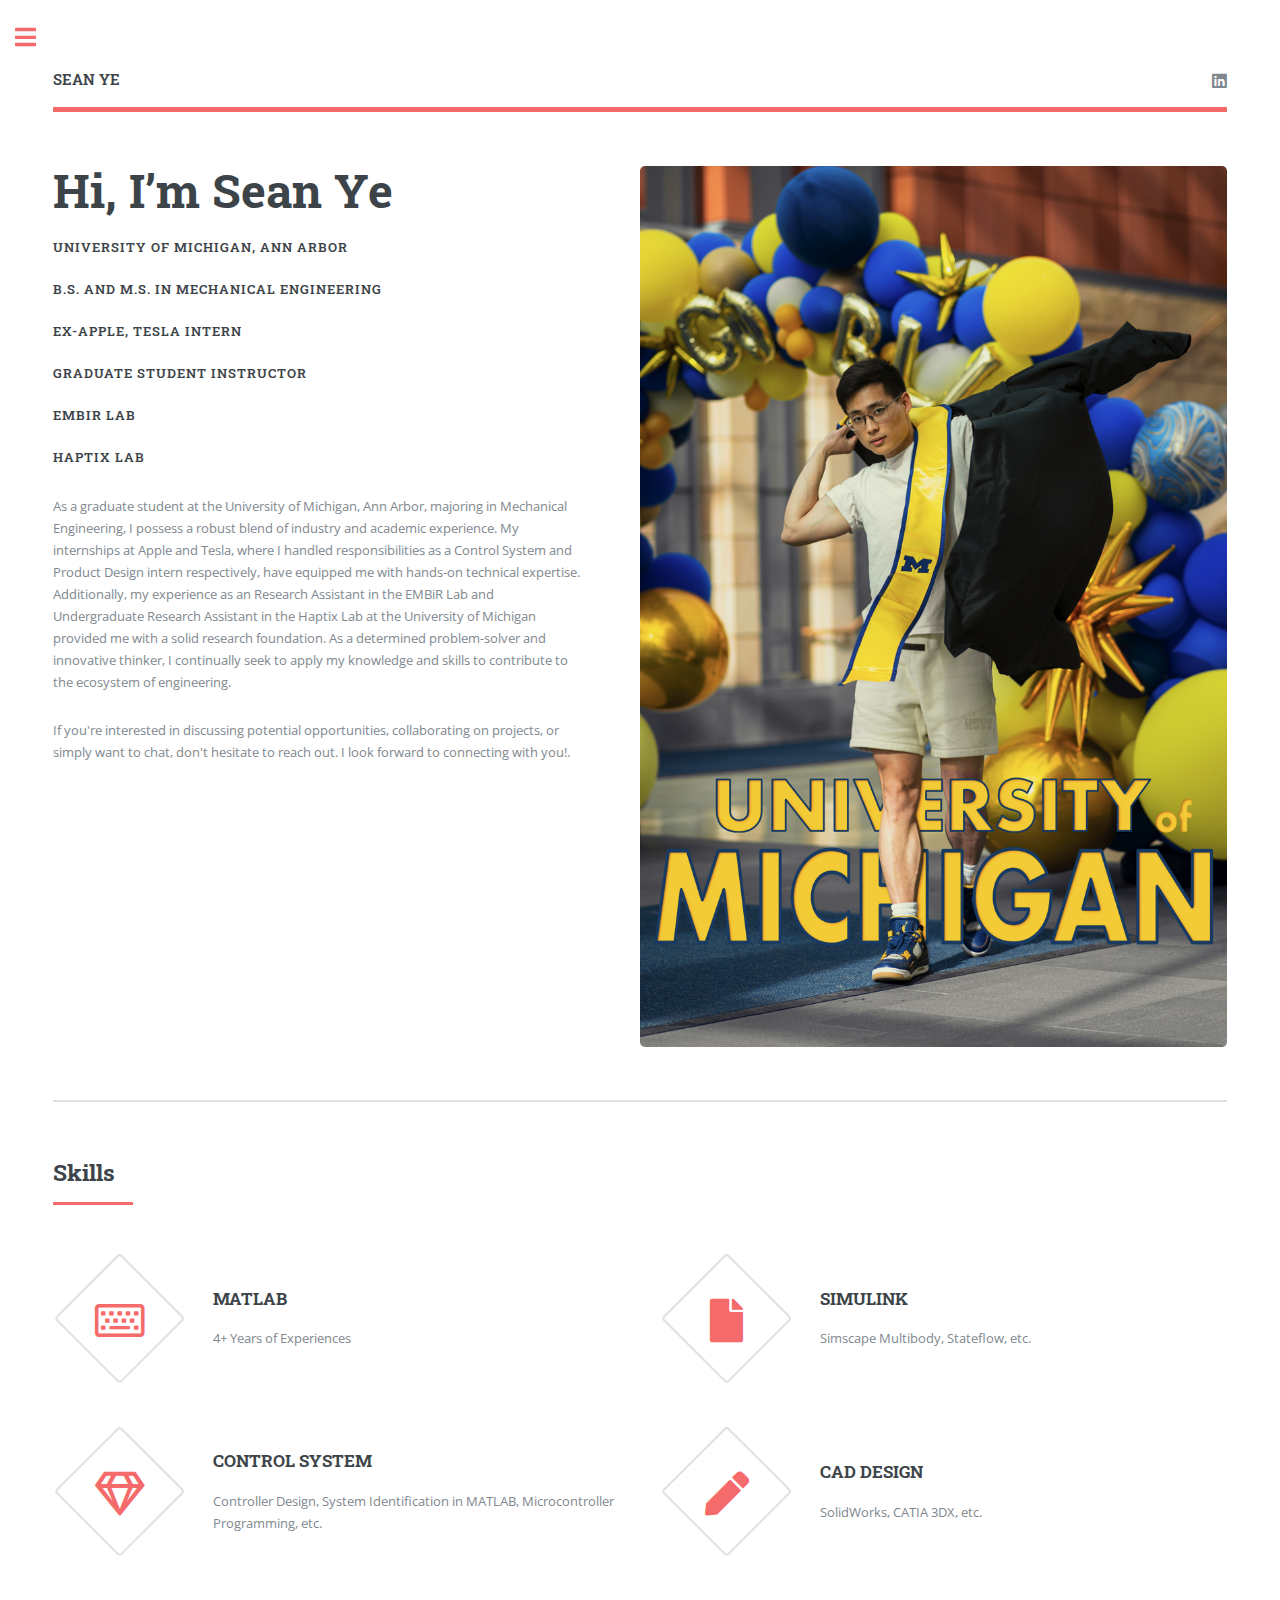
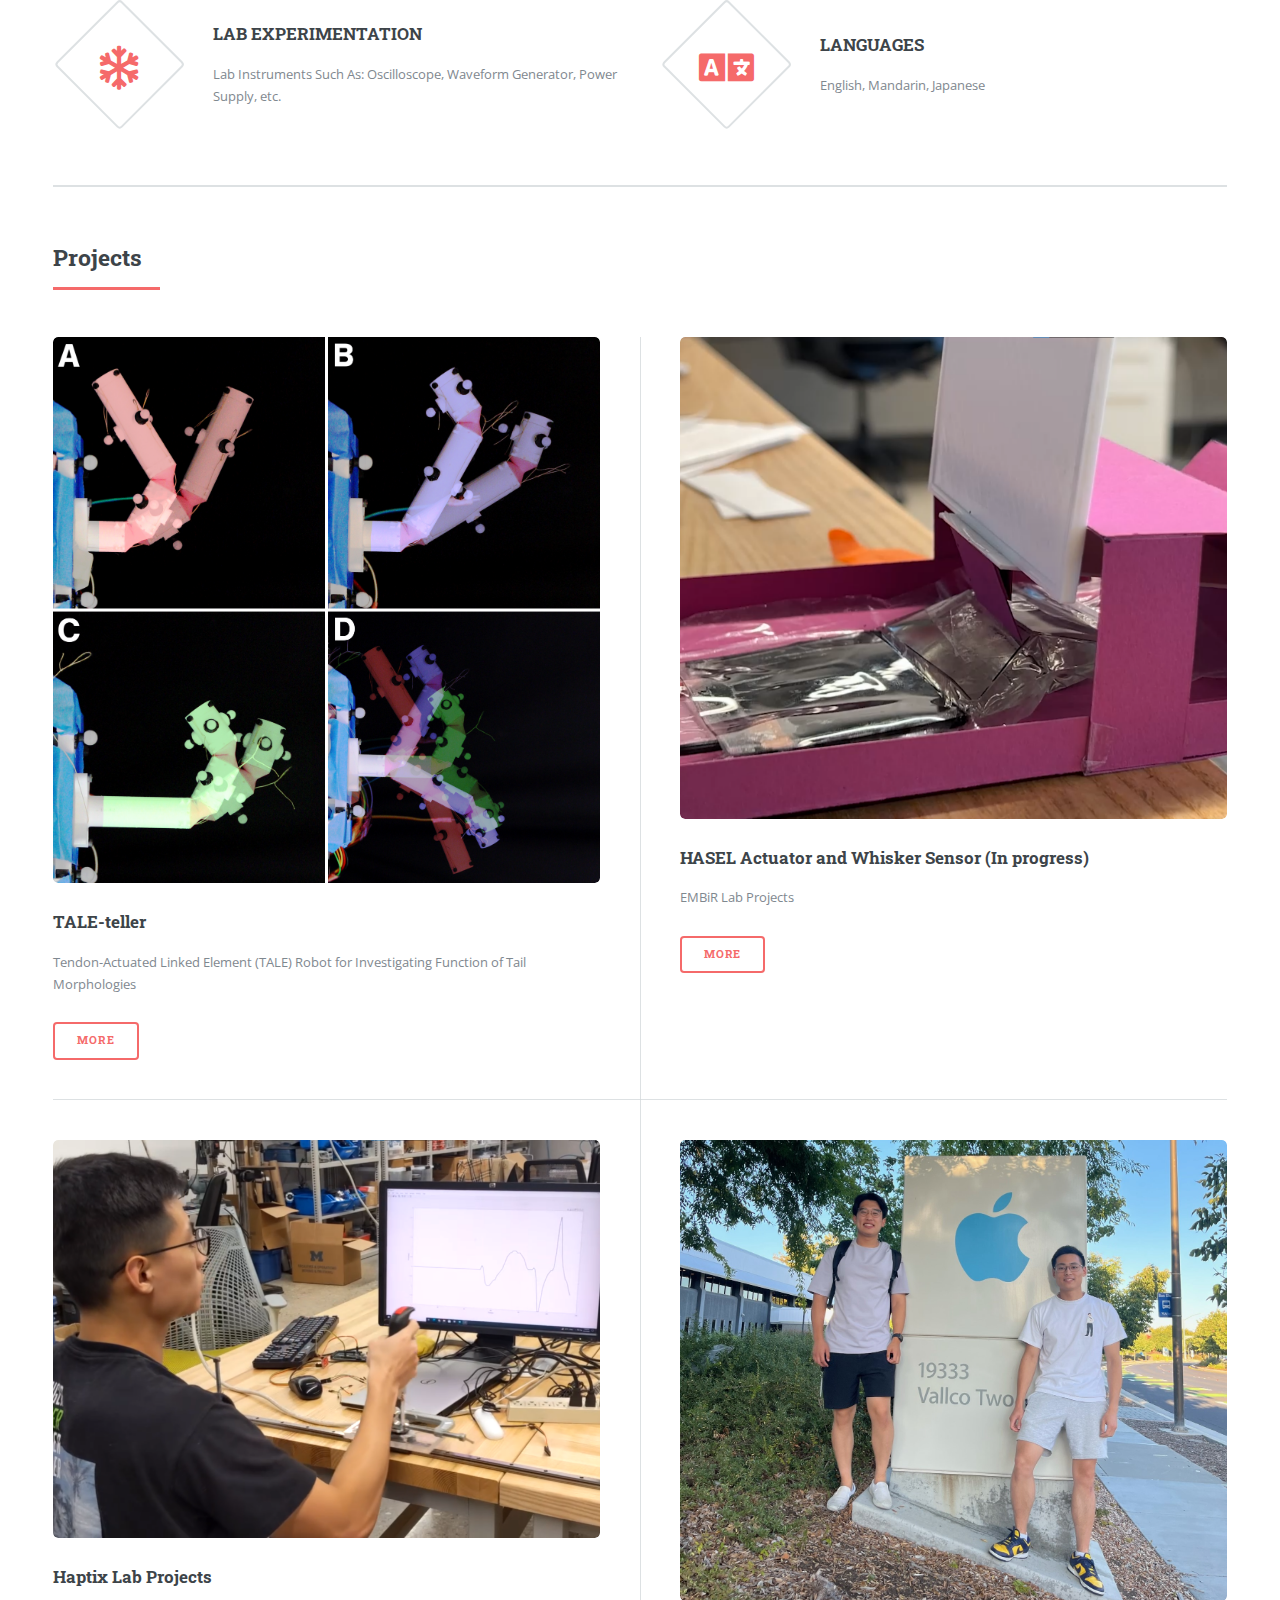
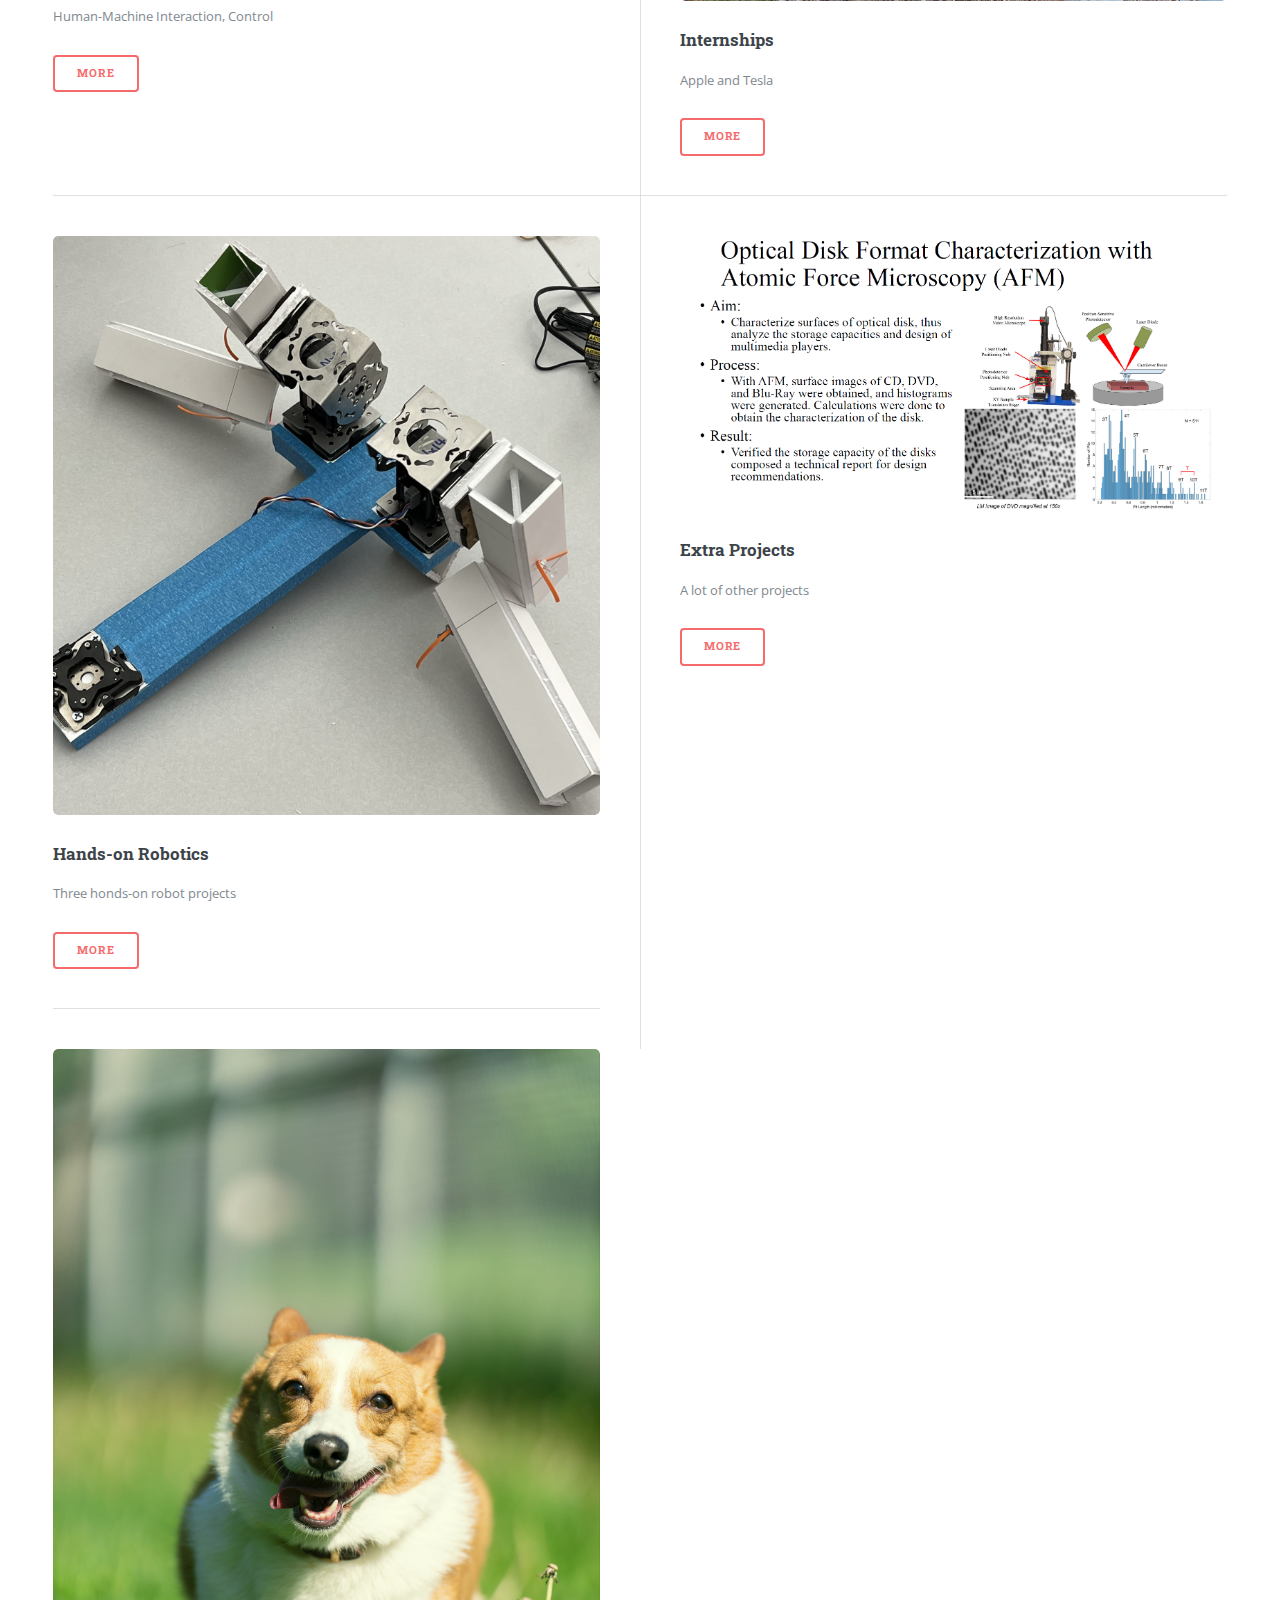
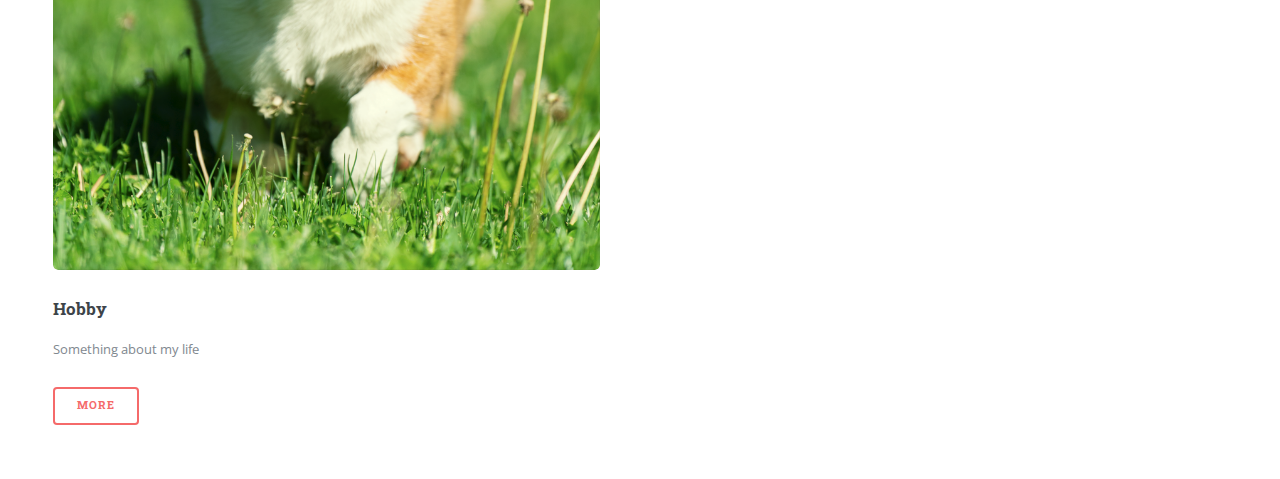
<file: index.html>
<!DOCTYPE HTML>
<!--
	Editorial by HTML5 UP
	html5up.net | @ajlkn
	Free for personal and commercial use under the CCA 3.0 license (html5up.net/license)
-->
<html>
	<head>
		<title>Sean Ye Personal Website</title>
		<meta charset="utf-8" />
		<meta name="viewport" content="width=device-width, initial-scale=1, user-scalable=no" />
		<link rel="stylesheet" href="assets/css/main.css" />
	</head>
	<body class="is-preload">

		<!-- Wrapper -->
			<div id="wrapper">

				<!-- Main -->
					<div id="main">
						<div class="inner">

							<!-- Header -->
								<header id="header">
									<a href="index.html" class="logo"><strong>SEAN YE</strong></a>
									<ul class="icons">
										<li><a href="https://www.linkedin.com/in/xiang-sean-ye-b8b1501a1/" class="icon brands fa-linkedin"><span class="label">Linkin</span></a></li>
									</ul>
								</header>

							<!-- Banner -->
								<section id="banner">
									<div class="content">
										<header>
											<h1>Hi, I’m Sean Ye<br /> </h1>
											<p><strong>University of Michigan, Ann Arbor</strong></p>
											<p><strong>B.S. and M.S. in Mechanical Engineering</strong></p>
											<p><strong>Ex-Apple, Tesla Intern</strong></p>
											<p><strong>Graduate Student Instructor</strong></p>
											<p><strong>EMBiR Lab</strong></p>
											<p><strong>Haptix Lab</strong></p>
										</header>
										<p>As a graduate student at the University of Michigan, Ann Arbor, majoring in Mechanical Engineering, I possess a robust blend of industry and academic experience. My internships at Apple and Tesla, where I handled responsibilities as a Control System and Product Design intern respectively, have equipped me with hands-on technical expertise. Additionally, my experience as an Research Assistant in the EMBiR Lab and Undergraduate Research Assistant in the Haptix Lab at the University of Michigan provided me with a solid research foundation. As a determined problem-solver and innovative thinker, I continually seek to apply my knowledge and skills to contribute to the ecosystem of engineering.</p>
										<p>If you're interested in discussing potential opportunities, collaborating on projects, or simply want to chat, don't hesitate to reach out. I look forward to connecting with you!.</p>
										<!-- <ul class="actions">
											<li><a href="#" class="button big">Learn More</a></li>
										</ul> -->
									</div>
									<span class="image object">
										<img src="images/mine.png" alt="" />
									</span>
								</section>

							<!-- Section -->
								<section>
									<header class="major">
										<h2>Skills</h2>
									</header>
									<div class="features">
										<article>
											<span class="icon fa-keyboard"></span>
											<div class="content">
												<h3>MATLAB</h3>
												<p>4+ Years of Experiences</p>
											</div>
										</article>
										<article>
											<span class="icon solid fa-file"></span>
											<div class="content">
												<h3>SIMULINK</h3>
												<p>Simscape Multibody, Stateflow, etc.</p>
											</div>
										</article>
										<article>
											<span class="icon fa-gem"></span>
											<div class="content">
												<h3>CONTROL SYSTEM</h3>
												<p>Controller Design, System Identification in MATLAB, Microcontroller Programming, etc. </p>
											</div>
										</article>
										<article>
											<span class="icon solid fa-pen"></span>
											<div class="content">
												<h3>CAD DESIGN</h3>
												<p>SolidWorks, CATIA 3DX, etc.</p>
											</div>
										</article>
										<article>
											<span class="icon fa-snowflake"></span>
											<div class="content">
												<h3>LAB EXPERIMENTATION</h3>
												<p>Lab Instruments Such As: Oscilloscope, Waveform Generator, Power Supply, etc. </p>
											</div>
										</article>
										<article>
											<span class="icon solid fa-language"></span>
											<div class="content">
												<h3>LANGUAGES</h3>
												<p>English, Mandarin, Japanese</p>
											</div>
										</article>
									</div>
								</section>

							<!-- Section -->
								<section>
									<header class="major">
										<h2>Projects</h2>
									</header>
									<div class="posts">
										<article>
											<a href="project1.html" class="image"><img src="images/TALE_1.jpg" alt="" /></a>
											<h3>TALE-teller</h3>
											<p>Tendon-Actuated Linked Element (TALE) Robot for Investigating Function of Tail Morphologies</p>
											<ul class="actions">
												<li><a href="project1.html" class="button">More</a></li>
											</ul>
										</article>
										<article>
											<a href="project2.html" class="image"><img src="images/hasel.png" alt="" /></a>
											<h3>HASEL Actuator and Whisker Sensor (In progress)</h3>
											<p>EMBiR Lab Projects</p>
											<ul class="actions">
												<li><a href="project2.html" class="button">More</a></li>
											</ul>
										</article>
										<article>
											<a href="project3.html" class="image"><img src="images/haptix_front.png" alt="" /></a>
											<h3>Haptix Lab Projects</h3>
											<p>Human-Machine Interaction, Control</p>
											<ul class="actions">
												<li><a href="project3.html" class="button">More</a></li>
											</ul>
										</article>
										<article>
											<a href="project4.html" class="image"><img src="images/apple.JPG" alt="" /></a>
											<h3>Internships</h3>
											<p>Apple and Tesla</p>
											<ul class="actions">
												<li><a href="project4.html" class="button">More</a></li>
											</ul>
										</article>
										<article>
											<a href="project5.html" class="image"><img src="images/464_1.JPEG" alt="" /></a>
											<h3>Hands-on Robotics</h3>
											<p>Three honds-on robot projects</p>
											<ul class="actions">
												<li><a href="project5.html" class="button">More</a></li>
											</ul>
										</article>
										<article>
											<a href="project6.html" class="image"><img src="images/4951.png" alt="" /></a>
											<h3>Extra Projects</h3>
											<p>A lot of other projects</p>
											<ul class="actions">
												<li><a href="project6.html" class="button">More</a></li>
											</ul>
										</article>
										<article>
											<a href="hobby.html" class="image"><img src="images/photo_2.png" alt="" /></a>
											<h3>Hobby</h3>
											<p>Something about my life</p>
											<ul class="actions">
												<li><a href="hobby.html" class="button">More</a></li>
											</ul>
										</article>
									</div>
								</section>

						</div>
					</div>

				<!-- Sidebar -->
					<div id="sidebar">
						<div class="inner">

							<!-- Search -->
								<section id="search" class="alt">
									<form method="post" action="#">
										<input type="text" name="query" id="query" placeholder="Search" />
									</form>
								</section>

							<!-- Menu -->
								<nav id="menu">
									<header class="major">
										<h2>Menu</h2>
									</header>
									<ul>
										<li><a href="index.html">Homepage</a></li>
										<li><a href="project1.html">1. TALE-teller</a></li>
										<li><a href="project2.html">2. HASEL Actuator and Whisker Sensor (In progress)</a></li>
										<li><a href="project3.html">3. Haptix Lab Projects</a></li>
										<li><a href="project4.html">4. Internships</a></li>
										<li><a href="project5.html">5. Hands-on Robotics</a></li>
										<li><a href="project6.html">6. Extra Projects</a></li>
										<li><a href="hobby.html">7. Hobby</a></li>

									</ul>
								</nav>

							<!-- Section -->
							

							<!-- Section -->
								<section>
									<header class="major">
										<h2>Get in touch</h2>
									</header>
									<p>Send me an email to reach out me</p>
									<ul class="contact">
										<li class="icon solid fa-envelope"><a href="#">yexiang@umich.edu</a></li>
										<li class="icon solid fa-phone">(848) 262-1532</li>
										<li class="icon solid fa-home">Ann Arbor, Michigan 48105<br />
									</ul>
								</section>

							<!-- Footer -->
								<footer id="footer">
									<p class="copyright">&copy; Untitled. All rights reserved. Demo Images: <a href="https://unsplash.com">Unsplash</a>. Design: <a href="https://html5up.net">HTML5 UP</a>.</p>
								</footer>

						</div>
					</div>

			</div>

		<!-- Scripts -->
			<script src="assets/js/jquery.min.js"></script>
			<script src="assets/js/browser.min.js"></script>
			<script src="assets/js/breakpoints.min.js"></script>
			<script src="assets/js/util.js"></script>
			<script src="assets/js/main.js"></script>

	</body>
</html>
</file>
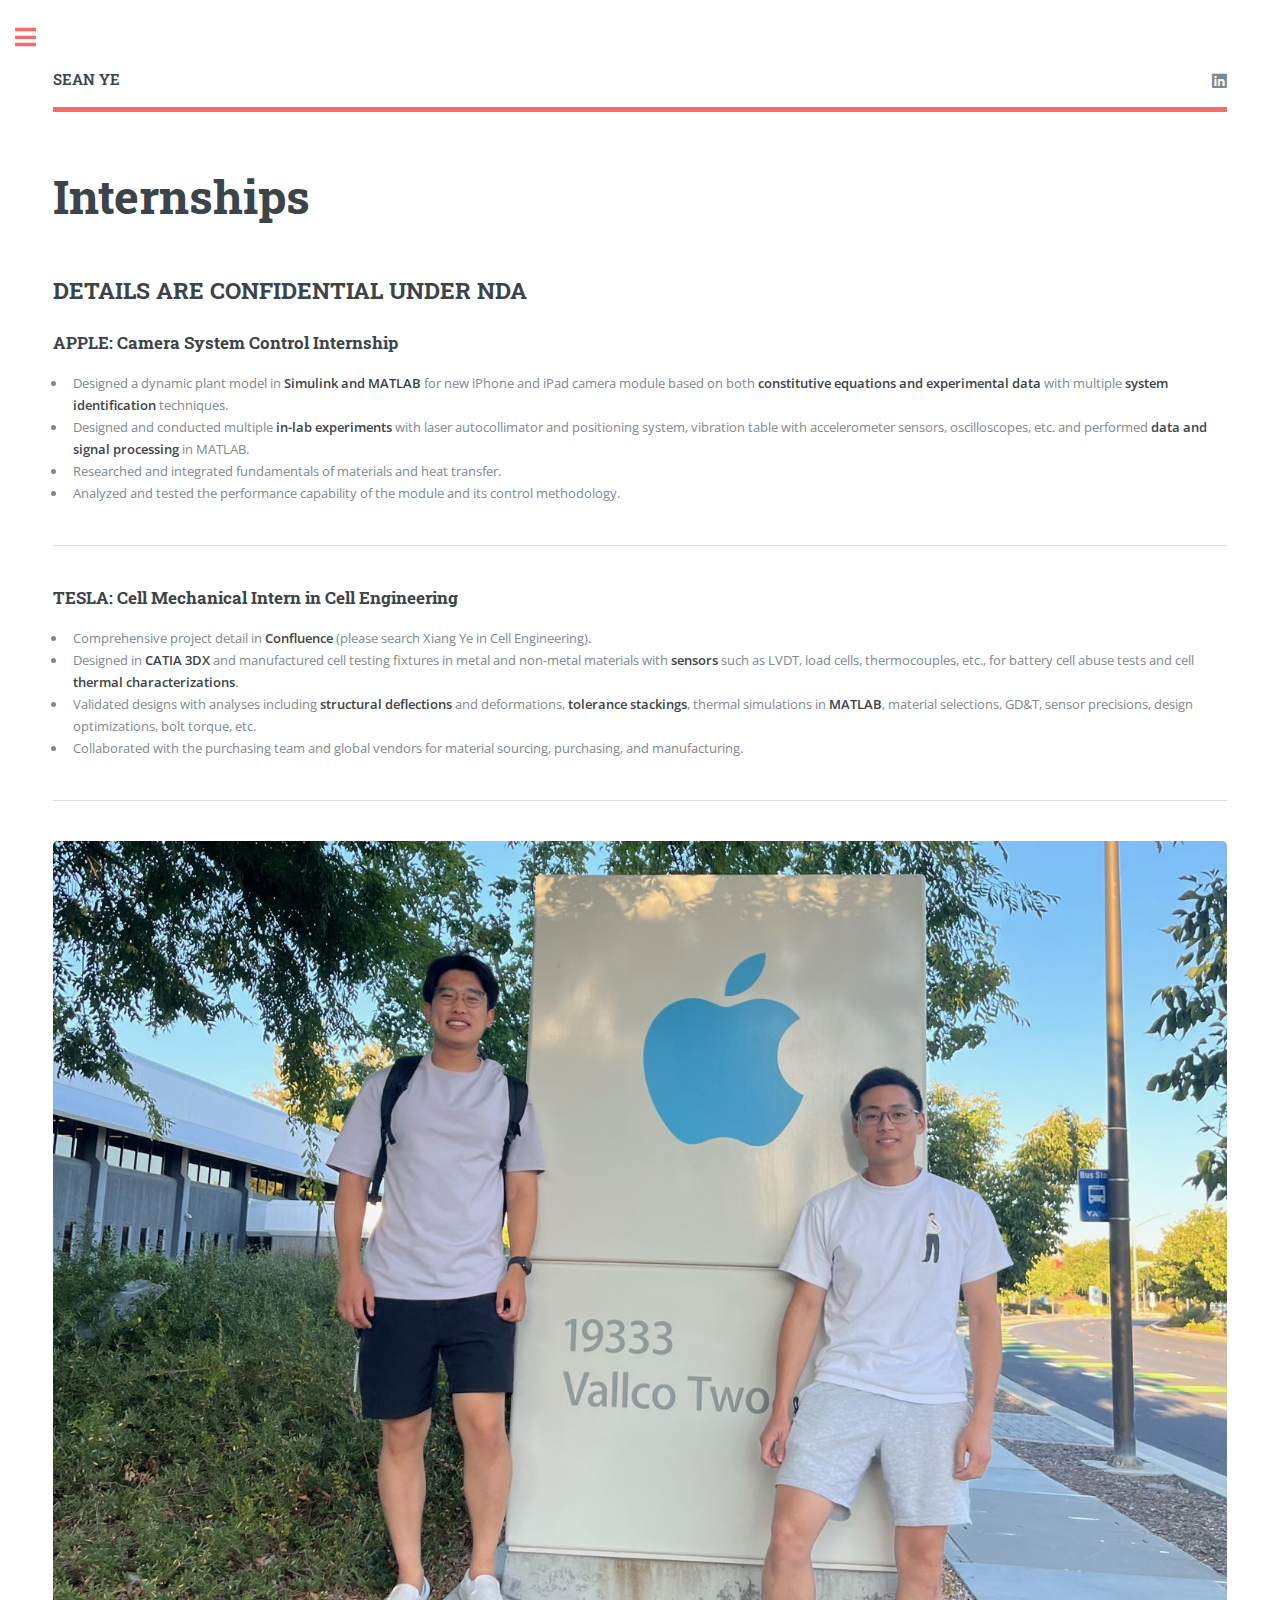
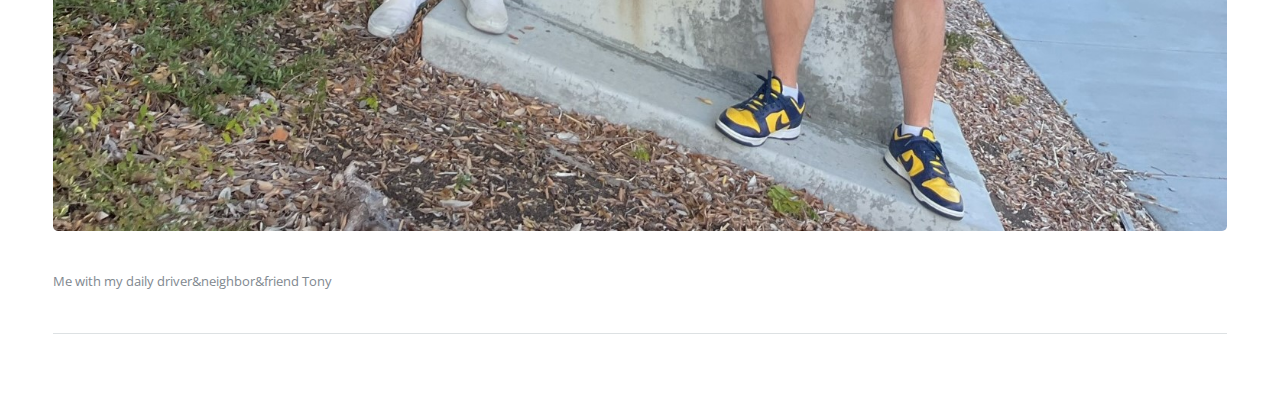
<file: project4.html>
<!DOCTYPE HTML>
<!--
	Editorial by HTML5 UP
	html5up.net | @ajlkn
	Free for personal and commercial use under the CCA 3.0 license (html5up.net/license)
-->
<html>
	<head>
		<title>Sean's Project 4</title>
		<meta charset="utf-8" />
		<meta name="viewport" content="width=device-width, initial-scale=1, user-scalable=no" />
		<link rel="stylesheet" href="assets/css/main.css" />
	</head>
	<body class="is-preload">

		<!-- Wrapper -->
			<div id="wrapper">

				<!-- Main -->
					<div id="main">
						<div class="inner">

							<!-- Header -->
								<header id="header">
									<a href="index.html" class="logo"><strong>SEAN YE</strong></a>
									<ul class="icons">
										<li><a href="https://www.linkedin.com/in/xiang-sean-ye-b8b1501a1/" class="icon brands fa-linkedin"><span class="label">Linkin</span></a></li>
									</ul>
								</header>

							<!-- Content -->
								<section>
									<header class="main">
										<h1>Internships</h1>
									</header>
									<h2>DETAILS ARE CONFIDENTIAL UNDER NDA</h2>

									<h3>APPLE: Camera System Control Internship</h3>
									<ul>
										<li>Designed a dynamic plant model in <b>Simulink and MATLAB</b> for new iPhone and iPad camera module based on both <b>constitutive equations and experimental data</b> with multiple <b>system identification</b> techniques.</li>
										<li>Designed and conducted multiple <b>in-lab experiments</b> with laser autocollimator and positioning system, vibration table with accelerometer sensors, oscilloscopes, etc. and performed <b>data and signal processing</b> in MATLAB.</li>
										<li>Researched and integrated fundamentals of materials and heat transfer.</li>
										<li>Analyzed and tested the performance capability of the module and its control methodology.</li>
									</ul>
									<hr class="major" />

									<h3>TESLA: Cell Mechanical Intern in Cell Engineering</h3>
									<ul>
										<li>Comprehensive project detail in <b>Confluence</b> (please search Xiang Ye in Cell Engineering).</li>
										<li>Designed in <b>CATIA 3DX</b> and manufactured cell testing fixtures in metal and non-metal materials with <b>sensors</b> such as LVDT, load cells, thermocouples, etc., for battery cell abuse tests and cell <b>thermal characterizations</b>.</li>
										<li>Validated designs with analyses including <b>structural deflections</b> and deformations, <b>tolerance stackings</b>, thermal simulations in <b>MATLAB</b>, material selections, GD&T, sensor precisions, design optimizations, bolt torque, etc.</li>
										<li>Collaborated with the purchasing team and global vendors for material sourcing, purchasing, and manufacturing.</li>
									</ul>
									<hr class="major" />
								<span class="image main"><img src="images/apple.JPG" alt="" /></span>
								<p>Me with my daily driver&neighbor&friend Tony</p>
								<hr class="major" />
								</section>

						</div>
					</div>

				<!-- Sidebar -->
					<div id="sidebar">
						<div class="inner">

							<!-- Search -->
								<section id="search" class="alt">
									<form method="post" action="#">
										<input type="text" name="query" id="query" placeholder="Search" />
									</form>
								</section>

							<!-- Menu -->
								<nav id="menu">
									<header class="major">
										<h2>Menu</h2>
									</header>
									<ul>
										<li><a href="index.html">Homepage</a></li>
										<li><a href="project1.html">1. TALE-teller</a></li>
										<li><a href="project2.html">2. HASEL Actuator and Whisker Sensor (In progress)</a></li>
										<li><a href="project3.html">3. Haptix Lab Projects</a></li>
										<li><a href="project4.html">4. Internships</a></li>
										<li><a href="project5.html">5. Hands-on Robotics</a></li>
										<li><a href="project6.html">6. Extra Projects</a></li>
										<li><a href="hobby.html">7. Hobby</a></li>
									</ul>
								</nav>

							<!-- Section -->
								<section>
									<header class="major">
										<h2>Get in touch</h2>
									</header>
									<p>Send me an email to reach out me.</p>
									<ul class="contact">
										<li class="icon solid fa-envelope"><a href="#">yexiang@umich.edu</a></li>
										<li class="icon solid fa-phone">(848) 262-1532</li>
										<li class="icon solid fa-home">Ann Arbor, Michigan<br />
									</ul>
								</section>

							<!-- Footer -->
								<footer id="footer">
									<p class="copyright">&copy; Untitled. All rights reserved. Demo Images: <a href="https://unsplash.com">Unsplash</a>. Design: <a href="https://html5up.net">HTML5 UP</a>.</p>
								</footer>

						</div>
					</div>

			</div>

		<!-- Scripts -->
			<script src="assets/js/jquery.min.js"></script>
			<script src="assets/js/browser.min.js"></script>
			<script src="assets/js/breakpoints.min.js"></script>
			<script src="assets/js/util.js"></script>
			<script src="assets/js/main.js"></script>

	</body>
</html>
</file>
<file: assets/css/main.css>
@import url(fontawesome-all.min.css);
@import url("https://fonts.googleapis.com/css?family=Open+Sans:400,600,400italic,600italic|Roboto+Slab:400,700");
/*
	Editorial by HTML5 UP
	html5up.net | @ajlkn
	Free for personal and commercial use under the CCA 3.0 license (html5up.net/license)
*/
.video-container {
  width: 100%; /* Set the width of the container to 100% */
  max-width: 100%; /* Ensure the container doesn't exceed fullscreen width */
}

.video-container video {
  width: 100%; /* Make the video stretch to the full width of the container */
  height: auto; /* Adjust the height to maintain the aspect ratio */
  display: block; /* Remove any default inline-block spacing */
}

html, body, div, span, applet, object,
iframe, h1, h2, h3, h4, h5, h6, p, blockquote,
pre, a, abbr, acronym, address, big, cite,
code, del, dfn, em, img, ins, kbd, q, s, samp,
small, strike, strong, sub, sup, tt, var, b,
u, i, center, dl, dt, dd, ol, ul, li, fieldset,
form, label, legend, table, caption, tbody,
tfoot, thead, tr, th, td, article, aside,
canvas, details, embed, figure, figcaption,
footer, header, hgroup, menu, nav, output, ruby,
section, summary, time, mark, audio, video {
  margin: 0;
  padding: 0;
  border: 0;
  font-size: 100%;
  font: inherit;
  vertical-align: baseline; }

article, aside, details, figcaption, figure,
footer, header, hgroup, menu, nav, section {
  display: block; }

body {
  line-height: 1; }

ol, ul {
  list-style: none; }

blockquote, q {
  quotes: none; }
  blockquote:before, blockquote:after, q:before, q:after {
    content: '';
    content: none; }

table {
  border-collapse: collapse;
  border-spacing: 0; }

body {
  -webkit-text-size-adjust: none; }

mark {
  background-color: transparent;
  color: inherit; }

input::-moz-focus-inner {
  border: 0;
  padding: 0; }

input, select, textarea {
  -moz-appearance: none;
  -webkit-appearance: none;
  -ms-appearance: none;
  appearance: none; }

/* Basic */
@-ms-viewport {
  width: device-width; }

body {
  -ms-overflow-style: scrollbar; }

@media screen and (max-width: 480px) {
  html, body {
    min-width: 320px; } }

html {
  box-sizing: border-box; }

*, *:before, *:after {
  box-sizing: inherit; }

body {
  background: #ffffff; }
  body.is-preload *, body.is-preload *:before, body.is-preload *:after, body.is-resizing *, body.is-resizing *:before, body.is-resizing *:after {
    -moz-animation: none !important;
    -webkit-animation: none !important;
    -ms-animation: none !important;
    animation: none !important;
    -moz-transition: none !important;
    -webkit-transition: none !important;
    -ms-transition: none !important;
    transition: none !important; }

/* Type */
body, input, select, textarea {
  color: #7f888f;
  font-family: "Open Sans", sans-serif;
  font-size: 13pt;
  font-weight: 400;
  line-height: 1.65; }
  @media screen and (max-width: 1680px) {
    body, input, select, textarea {
      font-size: 11pt; } }
  @media screen and (max-width: 1280px) {
    body, input, select, textarea {
      font-size: 10pt; } }
  @media screen and (max-width: 360px) {
    body, input, select, textarea {
      font-size: 9pt; } }

a {
  -moz-transition: color 0.2s ease-in-out, border-bottom-color 0.2s ease-in-out;
  -webkit-transition: color 0.2s ease-in-out, border-bottom-color 0.2s ease-in-out;
  -ms-transition: color 0.2s ease-in-out, border-bottom-color 0.2s ease-in-out;
  transition: color 0.2s ease-in-out, border-bottom-color 0.2s ease-in-out;
  border-bottom: dotted 1px;
  color: #f56a6a;
  text-decoration: none; }
  a:hover {
    border-bottom-color: #f56a6a;
    color: #f56a6a !important; }
    a:hover strong {
      color: inherit; }

strong, b {
  color: #3d4449;
  font-weight: 600; }

em, i {
  font-style: italic; }

p {
  margin: 0 0 2em 0; }

h1, h2, h3, h4, h5, h6 {
  color: #3d4449;
  font-family: "Roboto Slab", serif;
  font-weight: 700;
  line-height: 1.5;
  margin: 0 0 1em 0; }
  h1 a, h2 a, h3 a, h4 a, h5 a, h6 a {
    color: inherit;
    text-decoration: none;
    border-bottom: 0; }

h1 {
  font-size: 4em;
  margin: 0 0 0.5em 0;
  line-height: 1.3; }

h2 {
  font-size: 1.75em; }

h3 {
  font-size: 1.25em; }

h4 {
  font-size: 1.1em; }

h5 {
  font-size: 0.9em; }

h6 {
  font-size: 0.7em; }

@media screen and (max-width: 1680px) {
  h1 {
    font-size: 3.5em; } }

@media screen and (max-width: 980px) {
  h1 {
    font-size: 3.25em; } }

@media screen and (max-width: 736px) {
  h1 {
    font-size: 2em;
    line-height: 1.4; }
  h2 {
    font-size: 1.5em; } }

sub {
  font-size: 0.8em;
  position: relative;
  top: 0.5em; }

sup {
  font-size: 0.8em;
  position: relative;
  top: -0.5em; }

blockquote {
  border-left: solid 3px rgba(210, 215, 217, 0.75);
  font-style: italic;
  margin: 0 0 2em 0;
  padding: 0.5em 0 0.5em 2em; }

code {
  background: rgba(230, 235, 237, 0.25);
  border-radius: 0.375em;
  border: solid 1px rgba(210, 215, 217, 0.75);
  font-family: "Courier New", monospace;
  font-size: 0.9em;
  margin: 0 0.25em;
  padding: 0.25em 0.65em; }

pre {
  -webkit-overflow-scrolling: touch;
  font-family: "Courier New", monospace;
  font-size: 0.9em;
  margin: 0 0 2em 0; }
  pre code {
    display: block;
    line-height: 1.75;
    padding: 1em 1.5em;
    overflow-x: auto; }

hr {
  border: 0;
  border-bottom: solid 1px rgba(210, 215, 217, 0.75);
  margin: 2em 0; }
  hr.major {
    margin: 3em 0; }

.align-left {
  text-align: left; }

.align-center {
  text-align: center; }

.align-right {
  text-align: right; }

/* Row */
.row {
  display: flex;
  flex-wrap: wrap;
  box-sizing: border-box;
  align-items: stretch; }
  .row > * {
    box-sizing: border-box; }
  .row.gtr-uniform > * > :last-child {
    margin-bottom: 0; }
  .row.aln-left {
    justify-content: flex-start; }
  .row.aln-center {
    justify-content: center; }
  .row.aln-right {
    justify-content: flex-end; }
  .row.aln-top {
    align-items: flex-start; }
  .row.aln-middle {
    align-items: center; }
  .row.aln-bottom {
    align-items: flex-end; }
  .row > .imp {
    order: -1; }
  .row > .col-1 {
    width: 8.33333%; }
  .row > .off-1 {
    margin-left: 8.33333%; }
  .row > .col-2 {
    width: 16.66667%; }
  .row > .off-2 {
    margin-left: 16.66667%; }
  .row > .col-3 {
    width: 25%; }
  .row > .off-3 {
    margin-left: 25%; }
  .row > .col-4 {
    width: 33.33333%; }
  .row > .off-4 {
    margin-left: 33.33333%; }
  .row > .col-5 {
    width: 41.66667%; }
  .row > .off-5 {
    margin-left: 41.66667%; }
  .row > .col-6 {
    width: 50%; }
  .row > .off-6 {
    margin-left: 50%; }
  .row > .col-7 {
    width: 58.33333%; }
  .row > .off-7 {
    margin-left: 58.33333%; }
  .row > .col-8 {
    width: 66.66667%; }
  .row > .off-8 {
    margin-left: 66.66667%; }
  .row > .col-9 {
    width: 75%; }
  .row > .off-9 {
    margin-left: 75%; }
  .row > .col-10 {
    width: 83.33333%; }
  .row > .off-10 {
    margin-left: 83.33333%; }
  .row > .col-11 {
    width: 91.66667%; }
  .row > .off-11 {
    margin-left: 91.66667%; }
  .row > .col-12 {
    width: 100%; }
  .row > .off-12 {
    margin-left: 100%; }
  .row.gtr-0 {
    margin-top: 0;
    margin-left: 0em; }
    .row.gtr-0 > * {
      padding: 0 0 0 0em; }
    .row.gtr-0.gtr-uniform {
      margin-top: 0em; }
      .row.gtr-0.gtr-uniform > * {
        padding-top: 0em; }
  .row.gtr-25 {
    margin-top: 0;
    margin-left: -0.375em; }
    .row.gtr-25 > * {
      padding: 0 0 0 0.375em; }
    .row.gtr-25.gtr-uniform {
      margin-top: -0.375em; }
      .row.gtr-25.gtr-uniform > * {
        padding-top: 0.375em; }
  .row.gtr-50 {
    margin-top: 0;
    margin-left: -0.75em; }
    .row.gtr-50 > * {
      padding: 0 0 0 0.75em; }
    .row.gtr-50.gtr-uniform {
      margin-top: -0.75em; }
      .row.gtr-50.gtr-uniform > * {
        padding-top: 0.75em; }
  .row {
    margin-top: 0;
    margin-left: -1.5em; }
    .row > * {
      padding: 0 0 0 1.5em; }
    .row.gtr-uniform {
      margin-top: -1.5em; }
      .row.gtr-uniform > * {
        padding-top: 1.5em; }
  .row.gtr-150 {
    margin-top: 0;
    margin-left: -2.25em; }
    .row.gtr-150 > * {
      padding: 0 0 0 2.25em; }
    .row.gtr-150.gtr-uniform {
      margin-top: -2.25em; }
      .row.gtr-150.gtr-uniform > * {
        padding-top: 2.25em; }
  .row.gtr-200 {
    margin-top: 0;
    margin-left: -3em; }
    .row.gtr-200 > * {
      padding: 0 0 0 3em; }
    .row.gtr-200.gtr-uniform {
      margin-top: -3em; }
      .row.gtr-200.gtr-uniform > * {
        padding-top: 3em; }
  @media screen and (max-width: 1680px) {
    .row {
      display: flex;
      flex-wrap: wrap;
      box-sizing: border-box;
      align-items: stretch; }
      .row > * {
        box-sizing: border-box; }
      .row.gtr-uniform > * > :last-child {
        margin-bottom: 0; }
      .row.aln-left {
        justify-content: flex-start; }
      .row.aln-center {
        justify-content: center; }
      .row.aln-right {
        justify-content: flex-end; }
      .row.aln-top {
        align-items: flex-start; }
      .row.aln-middle {
        align-items: center; }
      .row.aln-bottom {
        align-items: flex-end; }
      .row > .imp-xlarge {
        order: -1; }
      .row > .col-1-xlarge {
        width: 8.33333%; }
      .row > .off-1-xlarge {
        margin-left: 8.33333%; }
      .row > .col-2-xlarge {
        width: 16.66667%; }
      .row > .off-2-xlarge {
        margin-left: 16.66667%; }
      .row > .col-3-xlarge {
        width: 25%; }
      .row > .off-3-xlarge {
        margin-left: 25%; }
      .row > .col-4-xlarge {
        width: 33.33333%; }
      .row > .off-4-xlarge {
        margin-left: 33.33333%; }
      .row > .col-5-xlarge {
        width: 41.66667%; }
      .row > .off-5-xlarge {
        margin-left: 41.66667%; }
      .row > .col-6-xlarge {
        width: 50%; }
      .row > .off-6-xlarge {
        margin-left: 50%; }
      .row > .col-7-xlarge {
        width: 58.33333%; }
      .row > .off-7-xlarge {
        margin-left: 58.33333%; }
      .row > .col-8-xlarge {
        width: 66.66667%; }
      .row > .off-8-xlarge {
        margin-left: 66.66667%; }
      .row > .col-9-xlarge {
        width: 75%; }
      .row > .off-9-xlarge {
        margin-left: 75%; }
      .row > .col-10-xlarge {
        width: 83.33333%; }
      .row > .off-10-xlarge {
        margin-left: 83.33333%; }
      .row > .col-11-xlarge {
        width: 91.66667%; }
      .row > .off-11-xlarge {
        margin-left: 91.66667%; }
      .row > .col-12-xlarge {
        width: 100%; }
      .row > .off-12-xlarge {
        margin-left: 100%; }
      .row.gtr-0 {
        margin-top: 0;
        margin-left: 0em; }
        .row.gtr-0 > * {
          padding: 0 0 0 0em; }
        .row.gtr-0.gtr-uniform {
          margin-top: 0em; }
          .row.gtr-0.gtr-uniform > * {
            padding-top: 0em; }
      .row.gtr-25 {
        margin-top: 0;
        margin-left: -0.375em; }
        .row.gtr-25 > * {
          padding: 0 0 0 0.375em; }
        .row.gtr-25.gtr-uniform {
          margin-top: -0.375em; }
          .row.gtr-25.gtr-uniform > * {
            padding-top: 0.375em; }
      .row.gtr-50 {
        margin-top: 0;
        margin-left: -0.75em; }
        .row.gtr-50 > * {
          padding: 0 0 0 0.75em; }
        .row.gtr-50.gtr-uniform {
          margin-top: -0.75em; }
          .row.gtr-50.gtr-uniform > * {
            padding-top: 0.75em; }
      .row {
        margin-top: 0;
        margin-left: -1.5em; }
        .row > * {
          padding: 0 0 0 1.5em; }
        .row.gtr-uniform {
          margin-top: -1.5em; }
          .row.gtr-uniform > * {
            padding-top: 1.5em; }
      .row.gtr-150 {
        margin-top: 0;
        margin-left: -2.25em; }
        .row.gtr-150 > * {
          padding: 0 0 0 2.25em; }
        .row.gtr-150.gtr-uniform {
          margin-top: -2.25em; }
          .row.gtr-150.gtr-uniform > * {
            padding-top: 2.25em; }
      .row.gtr-200 {
        margin-top: 0;
        margin-left: -3em; }
        .row.gtr-200 > * {
          padding: 0 0 0 3em; }
        .row.gtr-200.gtr-uniform {
          margin-top: -3em; }
          .row.gtr-200.gtr-uniform > * {
            padding-top: 3em; } }
  @media screen and (max-width: 1280px) {
    .row {
      display: flex;
      flex-wrap: wrap;
      box-sizing: border-box;
      align-items: stretch; }
      .row > * {
        box-sizing: border-box; }
      .row.gtr-uniform > * > :last-child {
        margin-bottom: 0; }
      .row.aln-left {
        justify-content: flex-start; }
      .row.aln-center {
        justify-content: center; }
      .row.aln-right {
        justify-content: flex-end; }
      .row.aln-top {
        align-items: flex-start; }
      .row.aln-middle {
        align-items: center; }
      .row.aln-bottom {
        align-items: flex-end; }
      .row > .imp-large {
        order: -1; }
      .row > .col-1-large {
        width: 8.33333%; }
      .row > .off-1-large {
        margin-left: 8.33333%; }
      .row > .col-2-large {
        width: 16.66667%; }
      .row > .off-2-large {
        margin-left: 16.66667%; }
      .row > .col-3-large {
        width: 25%; }
      .row > .off-3-large {
        margin-left: 25%; }
      .row > .col-4-large {
        width: 33.33333%; }
      .row > .off-4-large {
        margin-left: 33.33333%; }
      .row > .col-5-large {
        width: 41.66667%; }
      .row > .off-5-large {
        margin-left: 41.66667%; }
      .row > .col-6-large {
        width: 50%; }
      .row > .off-6-large {
        margin-left: 50%; }
      .row > .col-7-large {
        width: 58.33333%; }
      .row > .off-7-large {
        margin-left: 58.33333%; }
      .row > .col-8-large {
        width: 66.66667%; }
      .row > .off-8-large {
        margin-left: 66.66667%; }
      .row > .col-9-large {
        width: 75%; }
      .row > .off-9-large {
        margin-left: 75%; }
      .row > .col-10-large {
        width: 83.33333%; }
      .row > .off-10-large {
        margin-left: 83.33333%; }
      .row > .col-11-large {
        width: 91.66667%; }
      .row > .off-11-large {
        margin-left: 91.66667%; }
      .row > .col-12-large {
        width: 100%; }
      .row > .off-12-large {
        margin-left: 100%; }
      .row.gtr-0 {
        margin-top: 0;
        margin-left: 0em; }
        .row.gtr-0 > * {
          padding: 0 0 0 0em; }
        .row.gtr-0.gtr-uniform {
          margin-top: 0em; }
          .row.gtr-0.gtr-uniform > * {
            padding-top: 0em; }
      .row.gtr-25 {
        margin-top: 0;
        margin-left: -0.375em; }
        .row.gtr-25 > * {
          padding: 0 0 0 0.375em; }
        .row.gtr-25.gtr-uniform {
          margin-top: -0.375em; }
          .row.gtr-25.gtr-uniform > * {
            padding-top: 0.375em; }
      .row.gtr-50 {
        margin-top: 0;
        margin-left: -0.75em; }
        .row.gtr-50 > * {
          padding: 0 0 0 0.75em; }
        .row.gtr-50.gtr-uniform {
          margin-top: -0.75em; }
          .row.gtr-50.gtr-uniform > * {
            padding-top: 0.75em; }
      .row {
        margin-top: 0;
        margin-left: -1.5em; }
        .row > * {
          padding: 0 0 0 1.5em; }
        .row.gtr-uniform {
          margin-top: -1.5em; }
          .row.gtr-uniform > * {
            padding-top: 1.5em; }
      .row.gtr-150 {
        margin-top: 0;
        margin-left: -2.25em; }
        .row.gtr-150 > * {
          padding: 0 0 0 2.25em; }
        .row.gtr-150.gtr-uniform {
          margin-top: -2.25em; }
          .row.gtr-150.gtr-uniform > * {
            padding-top: 2.25em; }
      .row.gtr-200 {
        margin-top: 0;
        margin-left: -3em; }
        .row.gtr-200 > * {
          padding: 0 0 0 3em; }
        .row.gtr-200.gtr-uniform {
          margin-top: -3em; }
          .row.gtr-200.gtr-uniform > * {
            padding-top: 3em; } }
  @media screen and (max-width: 980px) {
    .row {
      display: flex;
      flex-wrap: wrap;
      box-sizing: border-box;
      align-items: stretch; }
      .row > * {
        box-sizing: border-box; }
      .row.gtr-uniform > * > :last-child {
        margin-bottom: 0; }
      .row.aln-left {
        justify-content: flex-start; }
      .row.aln-center {
        justify-content: center; }
      .row.aln-right {
        justify-content: flex-end; }
      .row.aln-top {
        align-items: flex-start; }
      .row.aln-middle {
        align-items: center; }
      .row.aln-bottom {
        align-items: flex-end; }
      .row > .imp-medium {
        order: -1; }
      .row > .col-1-medium {
        width: 8.33333%; }
      .row > .off-1-medium {
        margin-left: 8.33333%; }
      .row > .col-2-medium {
        width: 16.66667%; }
      .row > .off-2-medium {
        margin-left: 16.66667%; }
      .row > .col-3-medium {
        width: 25%; }
      .row > .off-3-medium {
        margin-left: 25%; }
      .row > .col-4-medium {
        width: 33.33333%; }
      .row > .off-4-medium {
        margin-left: 33.33333%; }
      .row > .col-5-medium {
        width: 41.66667%; }
      .row > .off-5-medium {
        margin-left: 41.66667%; }
      .row > .col-6-medium {
        width: 50%; }
      .row > .off-6-medium {
        margin-left: 50%; }
      .row > .col-7-medium {
        width: 58.33333%; }
      .row > .off-7-medium {
        margin-left: 58.33333%; }
      .row > .col-8-medium {
        width: 66.66667%; }
      .row > .off-8-medium {
        margin-left: 66.66667%; }
      .row > .col-9-medium {
        width: 75%; }
      .row > .off-9-medium {
        margin-left: 75%; }
      .row > .col-10-medium {
        width: 83.33333%; }
      .row > .off-10-medium {
        margin-left: 83.33333%; }
      .row > .col-11-medium {
        width: 91.66667%; }
      .row > .off-11-medium {
        margin-left: 91.66667%; }
      .row > .col-12-medium {
        width: 100%; }
      .row > .off-12-medium {
        margin-left: 100%; }
      .row.gtr-0 {
        margin-top: 0;
        margin-left: 0em; }
        .row.gtr-0 > * {
          padding: 0 0 0 0em; }
        .row.gtr-0.gtr-uniform {
          margin-top: 0em; }
          .row.gtr-0.gtr-uniform > * {
            padding-top: 0em; }
      .row.gtr-25 {
        margin-top: 0;
        margin-left: -0.375em; }
        .row.gtr-25 > * {
          padding: 0 0 0 0.375em; }
        .row.gtr-25.gtr-uniform {
          margin-top: -0.375em; }
          .row.gtr-25.gtr-uniform > * {
            padding-top: 0.375em; }
      .row.gtr-50 {
        margin-top: 0;
        margin-left: -0.75em; }
        .row.gtr-50 > * {
          padding: 0 0 0 0.75em; }
        .row.gtr-50.gtr-uniform {
          margin-top: -0.75em; }
          .row.gtr-50.gtr-uniform > * {
            padding-top: 0.75em; }
      .row {
        margin-top: 0;
        margin-left: -1.5em; }
        .row > * {
          padding: 0 0 0 1.5em; }
        .row.gtr-uniform {
          margin-top: -1.5em; }
          .row.gtr-uniform > * {
            padding-top: 1.5em; }
      .row.gtr-150 {
        margin-top: 0;
        margin-left: -2.25em; }
        .row.gtr-150 > * {
          padding: 0 0 0 2.25em; }
        .row.gtr-150.gtr-uniform {
          margin-top: -2.25em; }
          .row.gtr-150.gtr-uniform > * {
            padding-top: 2.25em; }
      .row.gtr-200 {
        margin-top: 0;
        margin-left: -3em; }
        .row.gtr-200 > * {
          padding: 0 0 0 3em; }
        .row.gtr-200.gtr-uniform {
          margin-top: -3em; }
          .row.gtr-200.gtr-uniform > * {
            padding-top: 3em; } }
  @media screen and (max-width: 736px) {
    .row {
      display: flex;
      flex-wrap: wrap;
      box-sizing: border-box;
      align-items: stretch; }
      .row > * {
        box-sizing: border-box; }
      .row.gtr-uniform > * > :last-child {
        margin-bottom: 0; }
      .row.aln-left {
        justify-content: flex-start; }
      .row.aln-center {
        justify-content: center; }
      .row.aln-right {
        justify-content: flex-end; }
      .row.aln-top {
        align-items: flex-start; }
      .row.aln-middle {
        align-items: center; }
      .row.aln-bottom {
        align-items: flex-end; }
      .row > .imp-small {
        order: -1; }
      .row > .col-1-small {
        width: 8.33333%; }
      .row > .off-1-small {
        margin-left: 8.33333%; }
      .row > .col-2-small {
        width: 16.66667%; }
      .row > .off-2-small {
        margin-left: 16.66667%; }
      .row > .col-3-small {
        width: 25%; }
      .row > .off-3-small {
        margin-left: 25%; }
      .row > .col-4-small {
        width: 33.33333%; }
      .row > .off-4-small {
        margin-left: 33.33333%; }
      .row > .col-5-small {
        width: 41.66667%; }
      .row > .off-5-small {
        margin-left: 41.66667%; }
      .row > .col-6-small {
        width: 50%; }
      .row > .off-6-small {
        margin-left: 50%; }
      .row > .col-7-small {
        width: 58.33333%; }
      .row > .off-7-small {
        margin-left: 58.33333%; }
      .row > .col-8-small {
        width: 66.66667%; }
      .row > .off-8-small {
        margin-left: 66.66667%; }
      .row > .col-9-small {
        width: 75%; }
      .row > .off-9-small {
        margin-left: 75%; }
      .row > .col-10-small {
        width: 83.33333%; }
      .row > .off-10-small {
        margin-left: 83.33333%; }
      .row > .col-11-small {
        width: 91.66667%; }
      .row > .off-11-small {
        margin-left: 91.66667%; }
      .row > .col-12-small {
        width: 100%; }
      .row > .off-12-small {
        margin-left: 100%; }
      .row.gtr-0 {
        margin-top: 0;
        margin-left: 0em; }
        .row.gtr-0 > * {
          padding: 0 0 0 0em; }
        .row.gtr-0.gtr-uniform {
          margin-top: 0em; }
          .row.gtr-0.gtr-uniform > * {
            padding-top: 0em; }
      .row.gtr-25 {
        margin-top: 0;
        margin-left: -0.375em; }
        .row.gtr-25 > * {
          padding: 0 0 0 0.375em; }
        .row.gtr-25.gtr-uniform {
          margin-top: -0.375em; }
          .row.gtr-25.gtr-uniform > * {
            padding-top: 0.375em; }
      .row.gtr-50 {
        margin-top: 0;
        margin-left: -0.75em; }
        .row.gtr-50 > * {
          padding: 0 0 0 0.75em; }
        .row.gtr-50.gtr-uniform {
          margin-top: -0.75em; }
          .row.gtr-50.gtr-uniform > * {
            padding-top: 0.75em; }
      .row {
        margin-top: 0;
        margin-left: -1.5em; }
        .row > * {
          padding: 0 0 0 1.5em; }
        .row.gtr-uniform {
          margin-top: -1.5em; }
          .row.gtr-uniform > * {
            padding-top: 1.5em; }
      .row.gtr-150 {
        margin-top: 0;
        margin-left: -2.25em; }
        .row.gtr-150 > * {
          padding: 0 0 0 2.25em; }
        .row.gtr-150.gtr-uniform {
          margin-top: -2.25em; }
          .row.gtr-150.gtr-uniform > * {
            padding-top: 2.25em; }
      .row.gtr-200 {
        margin-top: 0;
        margin-left: -3em; }
        .row.gtr-200 > * {
          padding: 0 0 0 3em; }
        .row.gtr-200.gtr-uniform {
          margin-top: -3em; }
          .row.gtr-200.gtr-uniform > * {
            padding-top: 3em; } }
  @media screen and (max-width: 480px) {
    .row {
      display: flex;
      flex-wrap: wrap;
      box-sizing: border-box;
      align-items: stretch; }
      .row > * {
        box-sizing: border-box; }
      .row.gtr-uniform > * > :last-child {
        margin-bottom: 0; }
      .row.aln-left {
        justify-content: flex-start; }
      .row.aln-center {
        justify-content: center; }
      .row.aln-right {
        justify-content: flex-end; }
      .row.aln-top {
        align-items: flex-start; }
      .row.aln-middle {
        align-items: center; }
      .row.aln-bottom {
        align-items: flex-end; }
      .row > .imp-xsmall {
        order: -1; }
      .row > .col-1-xsmall {
        width: 8.33333%; }
      .row > .off-1-xsmall {
        margin-left: 8.33333%; }
      .row > .col-2-xsmall {
        width: 16.66667%; }
      .row > .off-2-xsmall {
        margin-left: 16.66667%; }
      .row > .col-3-xsmall {
        width: 25%; }
      .row > .off-3-xsmall {
        margin-left: 25%; }
      .row > .col-4-xsmall {
        width: 33.33333%; }
      .row > .off-4-xsmall {
        margin-left: 33.33333%; }
      .row > .col-5-xsmall {
        width: 41.66667%; }
      .row > .off-5-xsmall {
        margin-left: 41.66667%; }
      .row > .col-6-xsmall {
        width: 50%; }
      .row > .off-6-xsmall {
        margin-left: 50%; }
      .row > .col-7-xsmall {
        width: 58.33333%; }
      .row > .off-7-xsmall {
        margin-left: 58.33333%; }
      .row > .col-8-xsmall {
        width: 66.66667%; }
      .row > .off-8-xsmall {
        margin-left: 66.66667%; }
      .row > .col-9-xsmall {
        width: 75%; }
      .row > .off-9-xsmall {
        margin-left: 75%; }
      .row > .col-10-xsmall {
        width: 83.33333%; }
      .row > .off-10-xsmall {
        margin-left: 83.33333%; }
      .row > .col-11-xsmall {
        width: 91.66667%; }
      .row > .off-11-xsmall {
        margin-left: 91.66667%; }
      .row > .col-12-xsmall {
        width: 100%; }
      .row > .off-12-xsmall {
        margin-left: 100%; }
      .row.gtr-0 {
        margin-top: 0;
        margin-left: 0em; }
        .row.gtr-0 > * {
          padding: 0 0 0 0em; }
        .row.gtr-0.gtr-uniform {
          margin-top: 0em; }
          .row.gtr-0.gtr-uniform > * {
            padding-top: 0em; }
      .row.gtr-25 {
        margin-top: 0;
        margin-left: -0.375em; }
        .row.gtr-25 > * {
          padding: 0 0 0 0.375em; }
        .row.gtr-25.gtr-uniform {
          margin-top: -0.375em; }
          .row.gtr-25.gtr-uniform > * {
            padding-top: 0.375em; }
      .row.gtr-50 {
        margin-top: 0;
        margin-left: -0.75em; }
        .row.gtr-50 > * {
          padding: 0 0 0 0.75em; }
        .row.gtr-50.gtr-uniform {
          margin-top: -0.75em; }
          .row.gtr-50.gtr-uniform > * {
            padding-top: 0.75em; }
      .row {
        margin-top: 0;
        margin-left: -1.5em; }
        .row > * {
          padding: 0 0 0 1.5em; }
        .row.gtr-uniform {
          margin-top: -1.5em; }
          .row.gtr-uniform > * {
            padding-top: 1.5em; }
      .row.gtr-150 {
        margin-top: 0;
        margin-left: -2.25em; }
        .row.gtr-150 > * {
          padding: 0 0 0 2.25em; }
        .row.gtr-150.gtr-uniform {
          margin-top: -2.25em; }
          .row.gtr-150.gtr-uniform > * {
            padding-top: 2.25em; }
      .row.gtr-200 {
        margin-top: 0;
        margin-left: -3em; }
        .row.gtr-200 > * {
          padding: 0 0 0 3em; }
        .row.gtr-200.gtr-uniform {
          margin-top: -3em; }
          .row.gtr-200.gtr-uniform > * {
            padding-top: 3em; } }

/* Section/Article */
section.special, article.special {
  text-align: center; }

header p {
  font-family: "Roboto Slab", serif;
  font-size: 1em;
  font-weight: 400;
  letter-spacing: 0.075em;
  margin-top: -0.5em;
  text-transform: uppercase; }

header.major > :last-child {
  border-bottom: solid 3px #f56a6a;
  display: inline-block;
  margin: 0 0 2em 0;
  padding: 0 0.75em 0.5em 0; }

header.main > :last-child {
  margin: 0 0 1em 0; }

/* Form */
form {
  margin: 0 0 2em 0; }

label {
  color: #3d4449;
  display: block;
  font-size: 0.9em;
  font-weight: 600;
  margin: 0 0 1em 0; }

input[type="text"],
input[type="password"],
input[type="email"],
input[type="tel"],
input[type="search"],
input[type="url"],
select,
textarea {
  -moz-appearance: none;
  -webkit-appearance: none;
  -ms-appearance: none;
  appearance: none;
  background: #ffffff;
  border-radius: 0.375em;
  border: none;
  border: solid 1px rgba(210, 215, 217, 0.75);
  color: inherit;
  display: block;
  outline: 0;
  padding: 0 1em;
  text-decoration: none;
  width: 100%; }
  input[type="text"]:invalid,
  input[type="password"]:invalid,
  input[type="email"]:invalid,
  input[type="tel"]:invalid,
  input[type="search"]:invalid,
  input[type="url"]:invalid,
  select:invalid,
  textarea:invalid {
    box-shadow: none; }
  input[type="text"]:focus,
  input[type="password"]:focus,
  input[type="email"]:focus,
  input[type="tel"]:focus,
  input[type="search"]:focus,
  input[type="url"]:focus,
  select:focus,
  textarea:focus {
    border-color: #f56a6a;
    box-shadow: 0 0 0 1px #f56a6a; }

select {
  background-image: url("data:image/svg+xml;charset=utf8,%3Csvg xmlns='http://www.w3.org/2000/svg' width='40' height='40' preserveAspectRatio='none' viewBox='0 0 40 40'%3E%3Cpath d='M9.4,12.3l10.4,10.4l10.4-10.4c0.2-0.2,0.5-0.4,0.9-0.4c0.3,0,0.6,0.1,0.9,0.4l3.3,3.3c0.2,0.2,0.4,0.5,0.4,0.9 c0,0.4-0.1,0.6-0.4,0.9L20.7,31.9c-0.2,0.2-0.5,0.4-0.9,0.4c-0.3,0-0.6-0.1-0.9-0.4L4.3,17.3c-0.2-0.2-0.4-0.5-0.4-0.9 c0-0.4,0.1-0.6,0.4-0.9l3.3-3.3c0.2-0.2,0.5-0.4,0.9-0.4S9.1,12.1,9.4,12.3z' fill='rgba(210, 215, 217, 0.75)' /%3E%3C/svg%3E");
  background-size: 1.25em;
  background-repeat: no-repeat;
  background-position: calc(100% - 1em) center;
  height: 2.75em;
  padding-right: 2.75em;
  text-overflow: ellipsis; }
  select option {
    color: #3d4449;
    background: #ffffff; }
  select:focus::-ms-value {
    background-color: transparent; }
  select::-ms-expand {
    display: none; }

input[type="text"],
input[type="password"],
input[type="email"],
input[type="tel"],
input[type="search"],
input[type="url"],
select {
  height: 2.75em; }

textarea {
  padding: 0.75em 1em; }

input[type="checkbox"],
input[type="radio"] {
  -moz-appearance: none;
  -webkit-appearance: none;
  -ms-appearance: none;
  appearance: none;
  display: block;
  float: left;
  margin-right: -2em;
  opacity: 0;
  width: 1em;
  z-index: -1; }
  input[type="checkbox"] + label,
  input[type="radio"] + label {
    text-decoration: none;
    color: #7f888f;
    cursor: pointer;
    display: inline-block;
    font-size: 1em;
    font-weight: 400;
    padding-left: 2.4em;
    padding-right: 0.75em;
    position: relative; }
    input[type="checkbox"] + label:before,
    input[type="radio"] + label:before {
      -moz-osx-font-smoothing: grayscale;
      -webkit-font-smoothing: antialiased;
      display: inline-block;
      font-style: normal;
      font-variant: normal;
      text-rendering: auto;
      line-height: 1;
      text-transform: none !important;
      font-family: 'Font Awesome 5 Free';
      font-weight: 900; }
    input[type="checkbox"] + label:before,
    input[type="radio"] + label:before {
      background: #ffffff;
      border-radius: 0.375em;
      border: solid 1px rgba(210, 215, 217, 0.75);
      content: '';
      display: inline-block;
      font-size: 0.8em;
      height: 2.0625em;
      left: 0;
      line-height: 2.0625em;
      position: absolute;
      text-align: center;
      top: 0;
      width: 2.0625em; }
  input[type="checkbox"]:checked + label:before,
  input[type="radio"]:checked + label:before {
    background: #3d4449;
    border-color: #3d4449;
    color: #ffffff;
    content: '\f00c'; }
  input[type="checkbox"]:focus + label:before,
  input[type="radio"]:focus + label:before {
    border-color: #f56a6a;
    box-shadow: 0 0 0 1px #f56a6a; }

input[type="checkbox"] + label:before {
  border-radius: 0.375em; }

input[type="radio"] + label:before {
  border-radius: 100%; }

::-webkit-input-placeholder {
  color: #9fa3a6 !important;
  opacity: 1.0; }

:-moz-placeholder {
  color: #9fa3a6 !important;
  opacity: 1.0; }

::-moz-placeholder {
  color: #9fa3a6 !important;
  opacity: 1.0; }

:-ms-input-placeholder {
  color: #9fa3a6 !important;
  opacity: 1.0; }

/* Box */
.box {
  border-radius: 0.375em;
  border: solid 1px rgba(210, 215, 217, 0.75);
  margin-bottom: 2em;
  padding: 1.5em; }
  .box > :last-child,
  .box > :last-child > :last-child,
  .box > :last-child > :last-child > :last-child {
    margin-bottom: 0; }
  .box.alt {
    border: 0;
    border-radius: 0;
    padding: 0; }

/* Icon */
.icon {
  text-decoration: none;
  border-bottom: none;
  position: relative; }
  .icon:before {
    -moz-osx-font-smoothing: grayscale;
    -webkit-font-smoothing: antialiased;
    display: inline-block;
    font-style: normal;
    font-variant: normal;
    text-rendering: auto;
    line-height: 1;
    text-transform: none !important;
    font-family: 'Font Awesome 5 Free';
    font-weight: 400; }
  .icon > .label {
    display: none; }
  .icon:before {
    line-height: inherit; }
  .icon.solid:before {
    font-weight: 900; }
  .icon.brands:before {
    font-family: 'Font Awesome 5 Brands'; }

/* Image */
.image {
  border-radius: 0.375em;
  border: 0;
  display: inline-block;
  position: relative; }
  .image img {
    border-radius: 0.375em;
    display: block; }
  .image.left, .image.right {
    max-width: 40%; }
    .image.left img, .image.right img {
      width: 100%; }
  .image.left {
    float: left;
    padding: 0 1.5em 1em 0;
    top: 0.25em; }
  .image.right {
    float: right;
    padding: 0 0 1em 1.5em;
    top: 0.25em; }
  .image.fit {
    display: block;
    margin: 0 0 2em 0;
    width: 100%; }
    .image.fit img {
      width: 100%; }
  .image.main {
    display: block;
    margin: 0 0 3em 0;
    width: 100%; }
    .image.main img {
      width: 100%; }

a.image {
  overflow: hidden; }
  a.image img {
    -moz-transition: -moz-transform 0.2s ease;
    -webkit-transition: -webkit-transform 0.2s ease;
    -ms-transition: -ms-transform 0.2s ease;
    transition: transform 0.2s ease; }
  a.image:hover img {
    -moz-transform: scale(1.075);
    -webkit-transform: scale(1.075);
    -ms-transform: scale(1.075);
    transform: scale(1.075); }

/* List */
ol {
  list-style: decimal;
  margin: 0 0 2em 0;
  padding-left: 1.25em; }
  ol li {
    padding-left: 0.25em; }

ul {
  list-style: disc;
  margin: 0 0 2em 0;
  padding-left: 1em; }
  ul li {
    padding-left: 0.5em; }
  ul.alt {
    list-style: none;
    padding-left: 0; }
    ul.alt li {
      border-top: solid 1px rgba(210, 215, 217, 0.75);
      padding: 0.5em 0; }
      ul.alt li:first-child {
        border-top: 0;
        padding-top: 0; }

dl {
  margin: 0 0 2em 0; }
  dl dt {
    display: block;
    font-weight: 600;
    margin: 0 0 1em 0; }
  dl dd {
    margin-left: 2em; }

/* Actions */
ul.actions {
  display: -moz-flex;
  display: -webkit-flex;
  display: -ms-flex;
  display: flex;
  cursor: default;
  list-style: none;
  margin-left: -1em;
  padding-left: 0; }
  ul.actions li {
    padding: 0 0 0 1em;
    vertical-align: middle; }
  ul.actions.special {
    -moz-justify-content: center;
    -webkit-justify-content: center;
    -ms-justify-content: center;
    justify-content: center;
    width: 100%;
    margin-left: 0; }
    ul.actions.special li:first-child {
      padding-left: 0; }
  ul.actions.stacked {
    -moz-flex-direction: column;
    -webkit-flex-direction: column;
    -ms-flex-direction: column;
    flex-direction: column;
    margin-left: 0; }
    ul.actions.stacked li {
      padding: 1.3em 0 0 0; }
      ul.actions.stacked li:first-child {
        padding-top: 0; }
  ul.actions.fit {
    width: calc(100% + 1em); }
    ul.actions.fit li {
      -moz-flex-grow: 1;
      -webkit-flex-grow: 1;
      -ms-flex-grow: 1;
      flex-grow: 1;
      -moz-flex-shrink: 1;
      -webkit-flex-shrink: 1;
      -ms-flex-shrink: 1;
      flex-shrink: 1;
      width: 100%; }
      ul.actions.fit li > * {
        width: 100%; }
    ul.actions.fit.stacked {
      width: 100%; }

/* Icons */
ul.icons {
  cursor: default;
  list-style: none;
  padding-left: 0; }
  ul.icons li {
    display: inline-block;
    padding: 0 1em 0 0; }
    ul.icons li:last-child {
      padding-right: 0; }
    ul.icons li .icon {
      color: inherit; }
      ul.icons li .icon:before {
        font-size: 1.25em; }

/* Contact */
ul.contact {
  list-style: none;
  padding: 0; }
  ul.contact li {
    text-decoration: none;
    border-top: solid 1px rgba(210, 215, 217, 0.75);
    margin: 1.5em 0 0 0;
    padding: 1.5em 0 0 3em;
    position: relative; }
    ul.contact li:before {
      -moz-osx-font-smoothing: grayscale;
      -webkit-font-smoothing: antialiased;
      display: inline-block;
      font-style: normal;
      font-variant: normal;
      text-rendering: auto;
      line-height: 1;
      text-transform: none !important;
      font-family: 'Font Awesome 5 Free';
      font-weight: 400; }
    ul.contact li:before {
      color: #f56a6a;
      display: inline-block;
      font-size: 1.5em;
      height: 1.125em;
      left: 0;
      line-height: 1.125em;
      position: absolute;
      text-align: center;
      top: 1em;
      width: 1.5em; }
    ul.contact li:first-child {
      border-top: 0;
      margin-top: 0;
      padding-top: 0; }
      ul.contact li:first-child:before {
        top: 0; }
    ul.contact li a {
      color: inherit; }

/* Pagination */
ul.pagination {
  cursor: default;
  list-style: none;
  padding-left: 0; }
  ul.pagination li {
    display: inline-block;
    padding-left: 0;
    vertical-align: middle; }
    ul.pagination li > .page {
      -moz-transition: background-color 0.2s ease-in-out, color 0.2s ease-in-out;
      -webkit-transition: background-color 0.2s ease-in-out, color 0.2s ease-in-out;
      -ms-transition: background-color 0.2s ease-in-out, color 0.2s ease-in-out;
      transition: background-color 0.2s ease-in-out, color 0.2s ease-in-out;
      border-bottom: 0;
      border-radius: 0.375em;
      display: inline-block;
      font-size: 0.8em;
      font-weight: 600;
      height: 2em;
      line-height: 2em;
      margin: 0 0.125em;
      min-width: 2em;
      padding: 0 0.5em;
      text-align: center; }
      ul.pagination li > .page.active {
        background-color: #f56a6a;
        color: #ffffff !important; }
        ul.pagination li > .page.active:hover {
          background-color: #f67878; }
        ul.pagination li > .page.active:active {
          background-color: #f45c5c; }
    ul.pagination li:first-child {
      padding-right: 0.75em; }
    ul.pagination li:last-child {
      padding-left: 0.75em; }
  @media screen and (max-width: 480px) {
    ul.pagination li:nth-child(n+2):nth-last-child(n+2) {
      display: none; }
    ul.pagination li:first-child {
      padding-right: 0; } }

/* Table */
.table-wrapper {
  -webkit-overflow-scrolling: touch;
  overflow-x: auto; }

table {
  margin: 0 0 2em 0;
  width: 100%; }
  table tbody tr {
    border: solid 1px rgba(210, 215, 217, 0.75);
    border-left: 0;
    border-right: 0; }
    table tbody tr:nth-child(2n + 1) {
      background-color: rgba(230, 235, 237, 0.25); }
  table td {
    padding: 0.75em 0.75em; }
  table th {
    color: #3d4449;
    font-size: 0.9em;
    font-weight: 600;
    padding: 0 0.75em 0.75em 0.75em;
    text-align: left; }
  table thead {
    border-bottom: solid 2px rgba(210, 215, 217, 0.75); }
  table tfoot {
    border-top: solid 2px rgba(210, 215, 217, 0.75); }
  table.alt {
    border-collapse: separate; }
    table.alt tbody tr td {
      border: solid 1px rgba(210, 215, 217, 0.75);
      border-left-width: 0;
      border-top-width: 0; }
      table.alt tbody tr td:first-child {
        border-left-width: 1px; }
    table.alt tbody tr:first-child td {
      border-top-width: 1px; }
    table.alt thead {
      border-bottom: 0; }
    table.alt tfoot {
      border-top: 0; }

/* Button */
input[type="submit"],
input[type="reset"],
input[type="button"],
button,
.button {
  -moz-appearance: none;
  -webkit-appearance: none;
  -ms-appearance: none;
  appearance: none;
  -moz-transition: background-color 0.2s ease-in-out, color 0.2s ease-in-out;
  -webkit-transition: background-color 0.2s ease-in-out, color 0.2s ease-in-out;
  -ms-transition: background-color 0.2s ease-in-out, color 0.2s ease-in-out;
  transition: background-color 0.2s ease-in-out, color 0.2s ease-in-out;
  background-color: transparent;
  border-radius: 0.375em;
  border: 0;
  box-shadow: inset 0 0 0 2px #f56a6a;
  color: #f56a6a !important;
  cursor: pointer;
  display: inline-block;
  font-family: "Roboto Slab", serif;
  font-size: 0.8em;
  font-weight: 700;
  height: 3.5em;
  letter-spacing: 0.075em;
  line-height: 3.5em;
  padding: 0 2.25em;
  text-align: center;
  text-decoration: none;
  text-transform: uppercase;
  white-space: nowrap; }
  input[type="submit"]:hover,
  input[type="reset"]:hover,
  input[type="button"]:hover,
  button:hover,
  .button:hover {
    background-color: rgba(245, 106, 106, 0.05); }
  input[type="submit"]:active,
  input[type="reset"]:active,
  input[type="button"]:active,
  button:active,
  .button:active {
    background-color: rgba(245, 106, 106, 0.15); }
  input[type="submit"].icon:before,
  input[type="reset"].icon:before,
  input[type="button"].icon:before,
  button.icon:before,
  .button.icon:before {
    margin-right: 0.5em; }
  input[type="submit"].fit,
  input[type="reset"].fit,
  input[type="button"].fit,
  button.fit,
  .button.fit {
    width: 100%; }
  input[type="submit"].small,
  input[type="reset"].small,
  input[type="button"].small,
  button.small,
  .button.small {
    font-size: 0.6em; }
  input[type="submit"].large,
  input[type="reset"].large,
  input[type="button"].large,
  button.large,
  .button.large {
    font-size: 1em;
    height: 3.65em;
    line-height: 3.65em; }
  input[type="submit"].primary,
  input[type="reset"].primary,
  input[type="button"].primary,
  button.primary,
  .button.primary {
    background-color: #f56a6a;
    box-shadow: none;
    color: #ffffff !important; }
    input[type="submit"].primary:hover,
    input[type="reset"].primary:hover,
    input[type="button"].primary:hover,
    button.primary:hover,
    .button.primary:hover {
      background-color: #f67878; }
    input[type="submit"].primary:active,
    input[type="reset"].primary:active,
    input[type="button"].primary:active,
    button.primary:active,
    .button.primary:active {
      background-color: #f45c5c; }
  input[type="submit"].disabled, input[type="submit"]:disabled,
  input[type="reset"].disabled,
  input[type="reset"]:disabled,
  input[type="button"].disabled,
  input[type="button"]:disabled,
  button.disabled,
  button:disabled,
  .button.disabled,
  .button:disabled {
    pointer-events: none;
    opacity: 0.25; }

/* Mini Posts */
.mini-posts article {
  border-top: solid 1px rgba(210, 215, 217, 0.75);
  margin-top: 2em;
  padding-top: 2em; }
  .mini-posts article .image {
    display: block;
    margin: 0 0 1.5em 0; }
    .mini-posts article .image img {
      display: block;
      width: 100%; }
  .mini-posts article:first-child {
    border-top: 0;
    margin-top: 0;
    padding-top: 0; }

/* Features */
.features {
  display: -moz-flex;
  display: -webkit-flex;
  display: -ms-flex;
  display: flex;
  -moz-flex-wrap: wrap;
  -webkit-flex-wrap: wrap;
  -ms-flex-wrap: wrap;
  flex-wrap: wrap;
  margin: 0 0 2em -3em;
  width: calc(100% + 3em); }
  .features article {
    -moz-align-items: center;
    -webkit-align-items: center;
    -ms-align-items: center;
    align-items: center;
    display: -moz-flex;
    display: -webkit-flex;
    display: -ms-flex;
    display: flex;
    margin: 0 0 3em 3em;
    position: relative;
    width: calc(50% - 3em); }
    .features article:nth-child(2n - 1) {
      margin-right: 1.5em; }
    .features article:nth-child(2n) {
      margin-left: 1.5em; }
    .features article:nth-last-child(1), .features article:nth-last-child(2) {
      margin-bottom: 0; }
    .features article .icon {
      -moz-flex-grow: 0;
      -webkit-flex-grow: 0;
      -ms-flex-grow: 0;
      flex-grow: 0;
      -moz-flex-shrink: 0;
      -webkit-flex-shrink: 0;
      -ms-flex-shrink: 0;
      flex-shrink: 0;
      display: block;
      height: 10em;
      line-height: 10em;
      margin: 0 2em 0 0;
      text-align: center;
      width: 10em; }
      .features article .icon:before {
        color: #f56a6a;
        font-size: 2.75rem;
        position: relative;
        top: 0.05em; }
      .features article .icon:after {
        -moz-transform: rotate(45deg);
        -webkit-transform: rotate(45deg);
        -ms-transform: rotate(45deg);
        transform: rotate(45deg);
        border-radius: 0.25rem;
        border: solid 2px rgba(210, 215, 217, 0.75);
        content: '';
        display: block;
        height: 7em;
        left: 50%;
        margin: -3.5em 0 0 -3.5em;
        position: absolute;
        top: 50%;
        width: 7em; }
    .features article .content {
      -moz-flex-grow: 1;
      -webkit-flex-grow: 1;
      -ms-flex-grow: 1;
      flex-grow: 1;
      -moz-flex-shrink: 1;
      -webkit-flex-shrink: 1;
      -ms-flex-shrink: 1;
      flex-shrink: 1;
      width: 100%; }
      .features article .content > :last-child {
        margin-bottom: 0; }
  @media screen and (max-width: 980px) {
    .features {
      margin: 0 0 2em 0;
      width: 100%; }
      .features article {
        margin: 0 0 3em 0;
        width: 100%; }
        .features article:nth-child(2n - 1) {
          margin-right: 0; }
        .features article:nth-child(2n) {
          margin-left: 0; }
        .features article:nth-last-child(1), .features article:nth-last-child(2) {
          margin-bottom: 3em; }
        .features article:last-child {
          margin-bottom: 0; }
        .features article .icon {
          height: 8em;
          line-height: 8em;
          width: 8em; }
          .features article .icon:before {
            font-size: 2.25rem; }
          .features article .icon:after {
            height: 6em;
            margin: -3em 0 0 -3em;
            width: 6em; } }
  @media screen and (max-width: 480px) {
    .features article {
      -moz-flex-direction: column;
      -webkit-flex-direction: column;
      -ms-flex-direction: column;
      flex-direction: column;
      -moz-align-items: -moz-flex-start;
      -webkit-align-items: -webkit-flex-start;
      -ms-align-items: -ms-flex-start;
      align-items: flex-start; }
      .features article .icon {
        height: 6em;
        line-height: 6em;
        margin: 0 0 1.5em 0;
        width: 6em; }
        .features article .icon:before {
          font-size: 1.5rem; }
        .features article .icon:after {
          height: 4em;
          margin: -2em 0 0 -2em;
          width: 4em; } }
  @media screen and (max-width: 480px) {
    .features article .icon:before {
      font-size: 1.25rem; } }

/* Posts */
.posts {
  display: -moz-flex;
  display: -webkit-flex;
  display: -ms-flex;
  display: flex;
  -moz-flex-wrap: wrap;
  -webkit-flex-wrap: wrap;
  -ms-flex-wrap: wrap;
  flex-wrap: wrap;
  margin: 0 0 2em -6em;
  width: calc(100% + 6em); }
  .posts article {
    -moz-flex-grow: 0;
    -webkit-flex-grow: 0;
    -ms-flex-grow: 0;
    flex-grow: 0;
    -moz-flex-shrink: 1;
    -webkit-flex-shrink: 1;
    -ms-flex-shrink: 1;
    flex-shrink: 1;
    margin: 0 0 6em 6em;
    position: relative;
    width: calc(33.33333% - 6em); }
    .posts article:before {
      background: rgba(210, 215, 217, 0.75);
      content: '';
      display: block;
      height: calc(100% + 6em);
      left: -3em;
      position: absolute;
      top: 0;
      width: 1px; }
    .posts article:after {
      background: rgba(210, 215, 217, 0.75);
      bottom: -3em;
      content: '';
      display: block;
      height: 1px;
      position: absolute;
      right: 0;
      width: calc(100% + 6em); }
    .posts article > :last-child {
      margin-bottom: 0; }
    .posts article .image {
      display: block;
      margin: 0 0 2em 0; }
      .posts article .image img {
        display: block;
        width: 100%; }
  @media screen and (min-width: 1681px) {
    .posts article:nth-child(3n + 1):before {
      display: none; }
    .posts article:nth-child(3n + 1):after {
      width: 100%; }
    .posts article:nth-last-child(1), .posts article:nth-last-child(2), .posts article:nth-last-child(3) {
      margin-bottom: 0; }
      .posts article:nth-last-child(1):before, .posts article:nth-last-child(2):before, .posts article:nth-last-child(3):before {
        height: 100%; }
      .posts article:nth-last-child(1):after, .posts article:nth-last-child(2):after, .posts article:nth-last-child(3):after {
        display: none; } }
  @media screen and (max-width: 1680px) {
    .posts article {
      width: calc(50% - 6em); }
      .posts article:nth-last-child(3) {
        margin-bottom: 6em; } }
  @media screen and (min-width: 481px) and (max-width: 1680px) {
    .posts article:nth-child(2n + 1):before {
      display: none; }
    .posts article:nth-child(2n + 1):after {
      width: 100%; }
    .posts article:nth-last-child(1), .posts article:nth-last-child(2) {
      margin-bottom: 0; }
      .posts article:nth-last-child(1):before, .posts article:nth-last-child(2):before {
        height: 100%; }
      .posts article:nth-last-child(1):after, .posts article:nth-last-child(2):after {
        display: none; } }
  @media screen and (max-width: 736px) {
    .posts {
      margin: 0 0 2em -4.5em;
      width: calc(100% + 4.5em); }
      .posts article {
        margin: 0 0 4.5em 4.5em;
        width: calc(50% - 4.5em); }
        .posts article:before {
          height: calc(100% + 4.5em);
          left: -2.25em; }
        .posts article:after {
          bottom: -2.25em;
          width: calc(100% + 4.5em); }
        .posts article:nth-last-child(3) {
          margin-bottom: 4.5em; } }
  @media screen and (max-width: 480px) {
    .posts {
      margin: 0 0 2em 0;
      width: 100%; }
      .posts article {
        margin: 0 0 4.5em 0;
        width: 100%; }
        .posts article:before {
          display: none; }
        .posts article:after {
          width: 100%; }
        .posts article:last-child {
          margin-bottom: 0; }
          .posts article:last-child:after {
            display: none; } }

/* Wrapper */
#wrapper {
  display: -moz-flex;
  display: -webkit-flex;
  display: -ms-flex;
  display: flex;
  -moz-flex-direction: row-reverse;
  -webkit-flex-direction: row-reverse;
  -ms-flex-direction: row-reverse;
  flex-direction: row-reverse;
  min-height: 100vh; }

/* Main */
#main {
  -moz-flex-grow: 1;
  -webkit-flex-grow: 1;
  -ms-flex-grow: 1;
  flex-grow: 1;
  -moz-flex-shrink: 1;
  -webkit-flex-shrink: 1;
  -ms-flex-shrink: 1;
  flex-shrink: 1;
  width: 100%; }
  #main > .inner {
    padding: 0 6em 0.1em 6em ;
    margin: 0 auto;
    max-width: 110em; }
    #main > .inner > section {
      padding: 6em 0 4em 0 ;
      border-top: solid 2px rgba(210, 215, 217, 0.75); }
      #main > .inner > section:first-of-type {
        border-top: 0 !important; }
  @media screen and (max-width: 1680px) {
    #main > .inner {
      padding: 0 5em 0.1em 5em ; }
      #main > .inner > section {
        padding: 5em 0 3em 0 ; } }
  @media screen and (max-width: 1280px) {
    #main > .inner {
      padding: 0 4em 0.1em 4em ; }
      #main > .inner > section {
        padding: 4em 0 2em 0 ; } }
  @media screen and (max-width: 736px) {
    #main > .inner {
      padding: 0 2em 0.1em 2em ; }
      #main > .inner > section {
        padding: 3em 0 1em 0 ; } }

/* Sidebar */
#search form {
  text-decoration: none;
  position: relative; }
  #search form:before {
    -moz-osx-font-smoothing: grayscale;
    -webkit-font-smoothing: antialiased;
    display: inline-block;
    font-style: normal;
    font-variant: normal;
    text-rendering: auto;
    line-height: 1;
    text-transform: none !important;
    font-family: 'Font Awesome 5 Free';
    font-weight: 900; }
  #search form:before {
    -moz-transform: scaleX(-1);
    -webkit-transform: scaleX(-1);
    -ms-transform: scaleX(-1);
    transform: scaleX(-1);
    color: #7f888f;
    content: '\f002';
    cursor: default;
    display: block;
    font-size: 1.5em;
    height: 2em;
    line-height: 2em;
    opacity: 0.325;
    position: absolute;
    right: 0;
    text-align: center;
    top: 0;
    width: 2em; }
  #search form input[type="text"] {
    padding-right: 2.75em; }

#sidebar {
  -moz-flex-grow: 0;
  -webkit-flex-grow: 0;
  -ms-flex-grow: 0;
  flex-grow: 0;
  -moz-flex-shrink: 0;
  -webkit-flex-shrink: 0;
  -ms-flex-shrink: 0;
  flex-shrink: 0;
  -moz-transition: margin-left 0.5s ease, box-shadow 0.5s ease;
  -webkit-transition: margin-left 0.5s ease, box-shadow 0.5s ease;
  -ms-transition: margin-left 0.5s ease, box-shadow 0.5s ease;
  transition: margin-left 0.5s ease, box-shadow 0.5s ease;
  background-color: #f5f6f7;
  font-size: 0.9em;
  position: relative;
  width: 26em; }
  #sidebar h2 {
    font-size: 1.38889em; }
  #sidebar > .inner {
    padding: 2.22222em 2.22222em 2.44444em 2.22222em ;
    position: relative;
    width: 26em; }
    #sidebar > .inner > * {
      border-bottom: solid 2px rgba(210, 215, 217, 0.75);
      margin: 0 0 3.5em 0;
      padding: 0 0 3.5em 0; }
      #sidebar > .inner > * > :last-child {
        margin-bottom: 0; }
      #sidebar > .inner > *:last-child {
        border-bottom: 0;
        margin-bottom: 0;
        padding-bottom: 0; }
    #sidebar > .inner > .alt {
      background-color: #eff1f2;
      border-bottom: 0;
      margin: -2.22222em 0 4.44444em -2.22222em;
      padding: 2.22222em;
      width: calc(100% + 4.44444em); }
  #sidebar .toggle {
    text-decoration: none;
    -moz-transition: left 0.5s ease;
    -webkit-transition: left 0.5s ease;
    -ms-transition: left 0.5s ease;
    transition: left 0.5s ease;
    -webkit-tap-highlight-color: rgba(255, 255, 255, 0);
    border: 0;
    display: block;
    height: 7.5em;
    left: 26em;
    line-height: 7.5em;
    outline: 0;
    overflow: hidden;
    position: absolute;
    text-align: center;
    text-indent: -15em;
    white-space: nowrap;
    top: 0;
    width: 6em;
    z-index: 10000; }
    #sidebar .toggle:before {
      -moz-osx-font-smoothing: grayscale;
      -webkit-font-smoothing: antialiased;
      display: inline-block;
      font-style: normal;
      font-variant: normal;
      text-rendering: auto;
      line-height: 1;
      text-transform: none !important;
      font-family: 'Font Awesome 5 Free';
      font-weight: 900; }
    #sidebar .toggle:before {
      content: '\f0c9';
      font-size: 2rem;
      height: inherit;
      left: 0;
      line-height: inherit;
      position: absolute;
      text-indent: 0;
      top: 0;
      width: inherit; }
  #sidebar.inactive {
    margin-left: -26em; }
  @media screen and (max-width: 1680px) {
    #sidebar {
      width: 24em; }
      #sidebar > .inner {
        padding: 1.66667em 1.66667em 1.33333em 1.66667em ;
        width: 24em; }
        #sidebar > .inner > .alt {
          margin: -1.66667em 0 3.33333em -1.66667em;
          padding: 1.66667em;
          width: calc(100% + 3.33333em); }
      #sidebar .toggle {
        height: 6.25em;
        left: 24em;
        line-height: 6.25em;
        text-indent: 5em;
        width: 5em; }
        #sidebar .toggle:before {
          font-size: 1.5rem; }
      #sidebar.inactive {
        margin-left: -24em; } }
  @media screen and (max-width: 1280px) {
    #sidebar {
      box-shadow: 0 0 5em 0 rgba(0, 0, 0, 0.175);
      height: 100%;
      left: 0;
      position: fixed;
      top: 0;
      z-index: 10000; }
      #sidebar.inactive {
        box-shadow: none; }
      #sidebar > .inner {
        -webkit-overflow-scrolling: touch;
        height: 100%;
        left: 0;
        overflow-x: hidden;
        overflow-y: auto;
        position: absolute;
        top: 0; }
        #sidebar > .inner:after {
          content: '';
          display: block;
          height: 4em;
          width: 100%; }
      #sidebar .toggle {
        text-indent: 6em;
        width: 6em; }
        #sidebar .toggle:before {
          font-size: 1.5rem;
          margin-left: -0.4375em; }
      body.is-preload #sidebar {
        display: none; } }
  @media screen and (max-width: 736px) {
    #sidebar .toggle {
      text-indent: 7.25em;
      width: 7.25em; }
      #sidebar .toggle:before {
        color: #7f888f;
        margin-left: -0.0625em;
        margin-top: -0.25em;
        font-size: 1.1rem;
        z-index: 1; }
      #sidebar .toggle:after {
        background: rgba(222, 225, 226, 0.75);
        border-radius: 0.375em;
        content: '';
        height: 3.5em;
        left: 1em;
        position: absolute;
        top: 1em;
        width: 5em; } }

/* Header */
#header {
  display: -moz-flex;
  display: -webkit-flex;
  display: -ms-flex;
  display: flex;
  border-bottom: solid 5px #f56a6a;
  padding: 6em 0 1em 0;
  position: relative; }
  #header > * {
    -moz-flex: 1;
    -webkit-flex: 1;
    -ms-flex: 1;
    flex: 1;
    margin-bottom: 0; }
  #header .logo {
    border-bottom: 0;
    color: inherit;
    font-family: "Roboto Slab", serif;
    font-size: 1.125em; }
  #header .icons {
    text-align: right; }
  @media screen and (max-width: 1680px) {
    #header {
      padding-top: 5em; } }
  @media screen and (max-width: 736px) {
    #header {
      padding-top: 6.5em; }
      #header .logo {
        font-size: 1.25em;
        margin: 0; }
      #header .icons {
        height: 5em;
        line-height: 5em;
        position: absolute;
        right: -0.5em;
        top: 0; } }

/* Banner */
#banner {
  padding: 6em 0 4em 0 ;
  display: -moz-flex;
  display: -webkit-flex;
  display: -ms-flex;
  display: flex; }
  #banner h1 {
    margin-top: -0.125em; }
  #banner .content {
    -moz-flex-grow: 1;
    -webkit-flex-grow: 1;
    -ms-flex-grow: 1;
    flex-grow: 1;
    -moz-flex-shrink: 1;
    -webkit-flex-shrink: 1;
    -ms-flex-shrink: 1;
    flex-shrink: 1;
    width: 50%; }
  #banner .image {
    -moz-flex-grow: 0;
    -webkit-flex-grow: 0;
    -ms-flex-grow: 0;
    flex-grow: 0;
    -moz-flex-shrink: 0;
    -webkit-flex-shrink: 0;
    -ms-flex-shrink: 0;
    flex-shrink: 0;
    display: block;
    margin: 0 0 2em 4em;
    width: 50%; }
    #banner .image img {
      height: 100%;
      -moz-object-fit: cover;
      -webkit-object-fit: cover;
      -ms-object-fit: cover;
      object-fit: cover;
      -moz-object-position: center;
      -webkit-object-position: center;
      -ms-object-position: center;
      object-position: center;
      width: 100%; }
  @media screen and (orientation: portrait) {
    #banner {
      -moz-flex-direction: column-reverse;
      -webkit-flex-direction: column-reverse;
      -ms-flex-direction: column-reverse;
      flex-direction: column-reverse; }
      #banner h1 br {
        display: none; }
      #banner .content {
        -moz-flex-grow: 0;
        -webkit-flex-grow: 0;
        -ms-flex-grow: 0;
        flex-grow: 0;
        -moz-flex-shrink: 0;
        -webkit-flex-shrink: 0;
        -ms-flex-shrink: 0;
        flex-shrink: 0;
        width: 100%; }
      #banner .image {
        -moz-flex-grow: 0;
        -webkit-flex-grow: 0;
        -ms-flex-grow: 0;
        flex-grow: 0;
        -moz-flex-shrink: 0;
        -webkit-flex-shrink: 0;
        -ms-flex-shrink: 0;
        flex-shrink: 0;
        margin: 0 0 4em 0;
        height: 25em;
        max-height: 50vh;
        min-height: 18em;
        width: 100%; } }
  @media screen and (orientation: portrait) and (max-width: 480px) {
    #banner .image {
      max-height: 35vh; } }

/* Footer */
#footer .copyright {
  color: #9fa3a6;
  font-size: 0.9em; }
  #footer .copyright a {
    color: inherit; }

/* Menu */
#menu ul {
  -moz-user-select: none;
  -webkit-user-select: none;
  -ms-user-select: none;
  user-select: none;
  color: #3d4449;
  font-family: "Roboto Slab", serif;
  font-weight: 400;
  letter-spacing: 0.075em;
  list-style: none;
  margin-bottom: 0;
  padding: 0;
  text-transform: uppercase; }
  #menu ul a, #menu ul span {
    border-bottom: 0;
    color: inherit;
    cursor: pointer;
    display: block;
    font-size: 0.9em;
    padding: 0.625em 0; }
    #menu ul a:hover, #menu ul span:hover {
      color: #f56a6a; }
    #menu ul a.opener, #menu ul span.opener {
      -moz-transition: color 0.2s ease-in-out;
      -webkit-transition: color 0.2s ease-in-out;
      -ms-transition: color 0.2s ease-in-out;
      transition: color 0.2s ease-in-out;
      text-decoration: none;
      -webkit-tap-highlight-color: rgba(255, 255, 255, 0);
      position: relative; }
      #menu ul a.opener:before, #menu ul span.opener:before {
        -moz-osx-font-smoothing: grayscale;
        -webkit-font-smoothing: antialiased;
        display: inline-block;
        font-style: normal;
        font-variant: normal;
        text-rendering: auto;
        line-height: 1;
        text-transform: none !important;
        font-family: 'Font Awesome 5 Free';
        font-weight: 900; }
      #menu ul a.opener:before, #menu ul span.opener:before {
        -moz-transition: color 0.2s ease-in-out, -moz-transform 0.2s ease-in-out;
        -webkit-transition: color 0.2s ease-in-out, -webkit-transform 0.2s ease-in-out;
        -ms-transition: color 0.2s ease-in-out, -ms-transform 0.2s ease-in-out;
        transition: color 0.2s ease-in-out, transform 0.2s ease-in-out;
        color: #9fa3a6;
        content: '\f078';
        position: absolute;
        right: 0; }
      #menu ul a.opener:hover:before, #menu ul span.opener:hover:before {
        color: #f56a6a; }
      #menu ul a.opener.active + ul, #menu ul span.opener.active + ul {
        display: block; }
      #menu ul a.opener.active:before, #menu ul span.opener.active:before {
        -moz-transform: rotate(-180deg);
        -webkit-transform: rotate(-180deg);
        -ms-transform: rotate(-180deg);
        transform: rotate(-180deg); }

#menu > ul > li {
  border-top: solid 1px rgba(210, 215, 217, 0.75);
  margin: 0.5em 0 0 0;
  padding: 0.5em 0 0 0; }
  #menu > ul > li > ul {
    color: #9fa3a6;
    display: none;
    margin: 0.5em 0 1.5em 0;
    padding-left: 1em; }
    #menu > ul > li > ul a, #menu > ul > li > ul span {
      font-size: 0.8em; }
    #menu > ul > li > ul > li {
      margin: 0.125em 0 0 0;
      padding: 0.125em 0 0 0; }
  #menu > ul > li:first-child {
    border-top: 0;
    margin-top: 0;
    padding-top: 0; }
</file>
